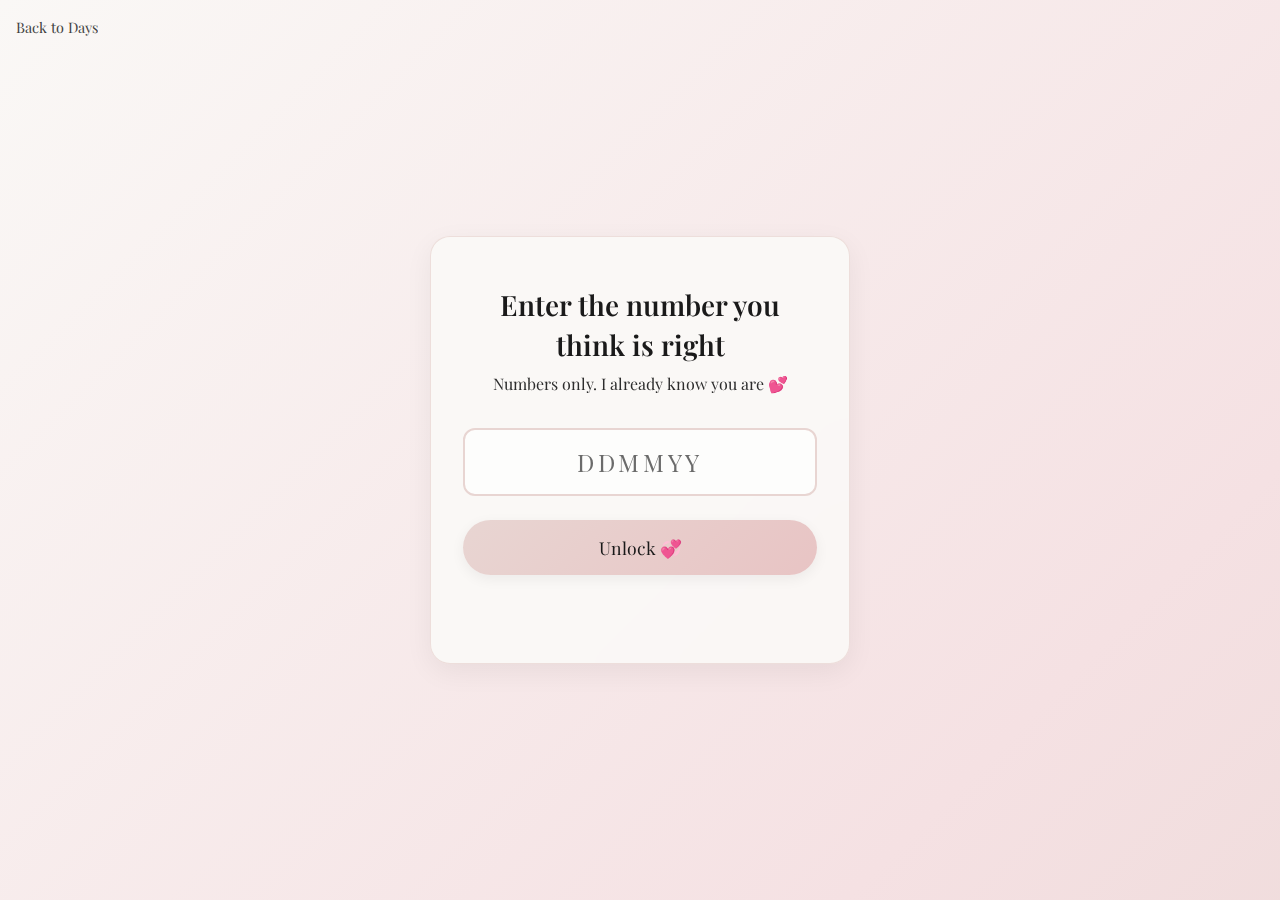
<file: index.html>
<!DOCTYPE html>
<html lang="en">
<head>
  <meta charset="UTF-8">
  <meta name="viewport" content="width=device-width, initial-scale=1.0">
  <meta http-equiv="refresh" content="0;url=login.html">
  <title>For You — Unlock</title>
  <script>window.location.replace('login.html');</script>
</head>
<body>
  <p>Redirecting to <a href="login.html">login</a>…</p>
</body>
</html>
</file>
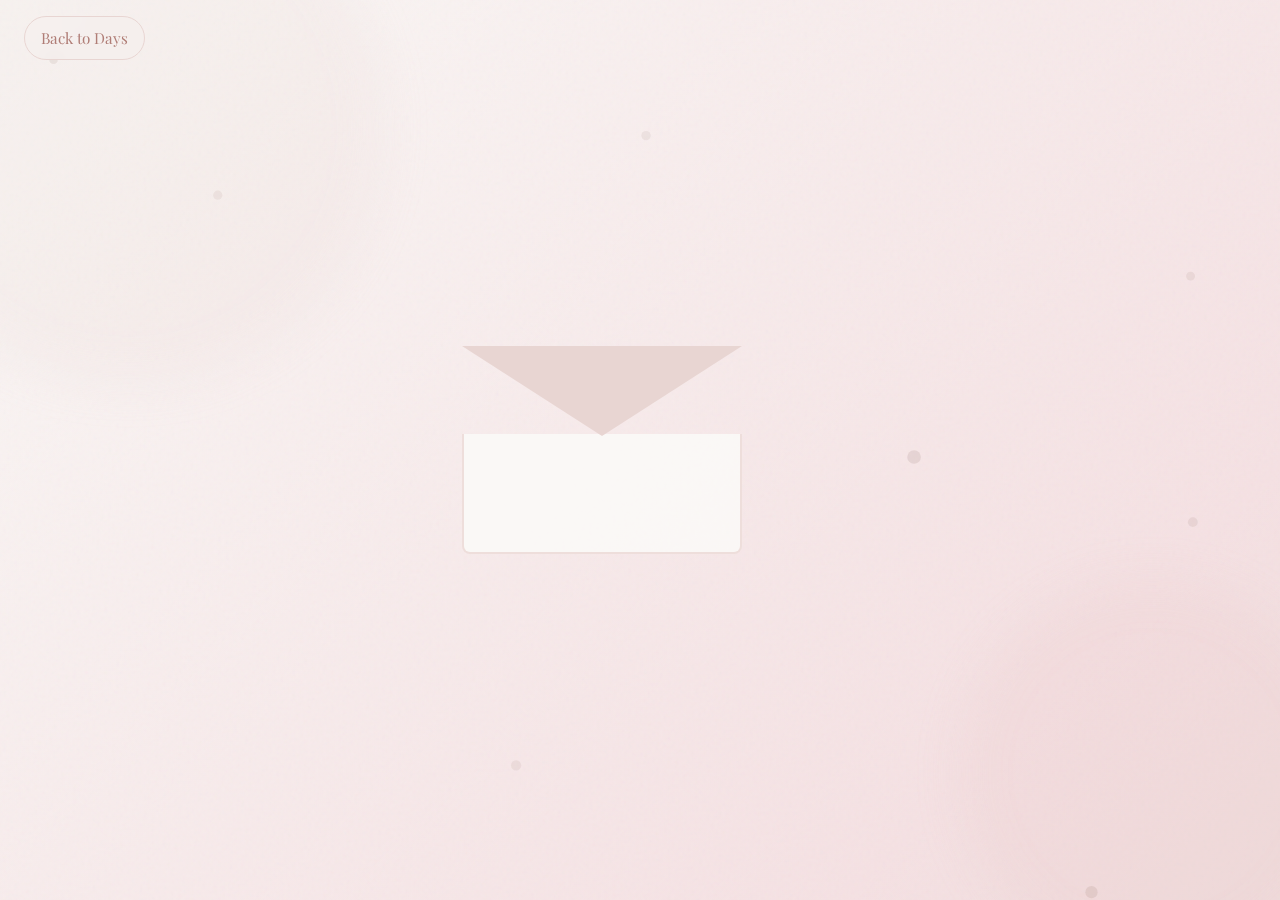
<file: letter.html>
<!DOCTYPE html>
<html lang="en" class="page-letter">
<head>
  <meta charset="UTF-8">
  <meta name="viewport" content="width=device-width, initial-scale=1.0">
  <meta name="description" content="A letter for you.">
  <title>The Letter — For You</title>
  <link rel="preconnect" href="https://fonts.googleapis.com">
  <link rel="preconnect" href="https://fonts.gstatic.com" crossorigin>
  <link href="https://fonts.googleapis.com/css2?family=Playfair+Display:ital,wght@0,400;0,500;0,600;0,700;1,400;1,500&display=swap" rel="stylesheet">
  <link rel="stylesheet" href="styles.css">
</head>
<body>
  <div class="page-bg">
    <div class="bg-gradient"></div>
    <div class="bg-grain"></div>
    <div class="bokeh"></div>
  </div>
  <div class="theme-overlay" id="theme-overlay" aria-hidden="true"></div>
  <div id="particle-canvas" aria-hidden="true"></div>

  <div class="sticky-controls">
    <a href="intro.html" class="control-btn btn-link" aria-label="Back to Days">Back to Days</a>
    <button type="button" class="control-btn control-btn--music" id="music-toggle" aria-label="Toggle music" aria-pressed="false" style="display: none;">Music</button>
  </div>

  <!-- Envelope (tap to open) -->
  <div class="letter-envelope-wrap" id="envelope-wrap">
    <div class="envelope" id="envelope" role="button" tabindex="0" aria-label="Tap to open the letter">
      <div class="envelope__flap"></div>
      <div class="envelope__body"></div>
    </div>
    <p class="envelope__tap-hint">Tap to open</p>
  </div>

  <!-- Letter content (shown after open) -->
  <div class="letter-content-wrap" id="letter-content">
    <div class="letter-paper">
      <div class="letter-paper__inner">
        <p class="letter-body">
          <span class="letter-type-in" id="letter-first-line" aria-live="polite"></span><br>
          <span class="letter-type-in" id="letter-second-line"></span>
        </p>
        <p class="letter-body">
          You turn ordinary days into quiet wonders,<br>
          moments I didn’t know I’d been waiting my whole life for.
        </p>
        <p class="letter-body">
          I love the music in your laughter,<br>
          the patience in the way you listen,<br>
          the tenderness in the way you care—<br>
          as if loving is something you were born knowing how to do.
        </p>
        <p class="letter-body">
          With you, I found a home not built of walls,<br>
          but of warmth, safety, and belonging—<br>
          a place my heart somehow always remembered.
        </p>
        <p class="letter-body">
          I choose you, not just in grand gestures,<br>
          but in the smallest moments,<br>
          every day, in every way, again and again.
        </p>
        <p class="letter-body">
          You are the most beautiful chapter of my story,<br>
          the one I never want to stop reading.
        </p>
        <p class="letter-body">
          Every moment with you feels like a gift<br>
          I unwrap slowly, afraid of missing even a second.
        </p>
        <p class="letter-body">
          This is for you—<br>
          with every piece of my heart,<br>
          now, always, and forever. 💞
        </p>
        <p class="letter-signature" id="letter-signature">
          — Forever yours
        </p>
        <div class="letter-actions">
          <button type="button" class="control-btn btn-link" id="save-moment" aria-label="Save this moment by printing">Save this moment</button>
          <a href="intro.html" class="control-btn btn-link">Back to Days</a>
        </div>
      </div>
    </div>
  </div>

  <audio id="bg-audio" preload="metadata" aria-label="Background music">
    <source src="the_mountain-valentine-317783.mp3" type="audio/mpeg">
  </audio>

  <script src="letter.js"></script>
</body>
</html>
</file>
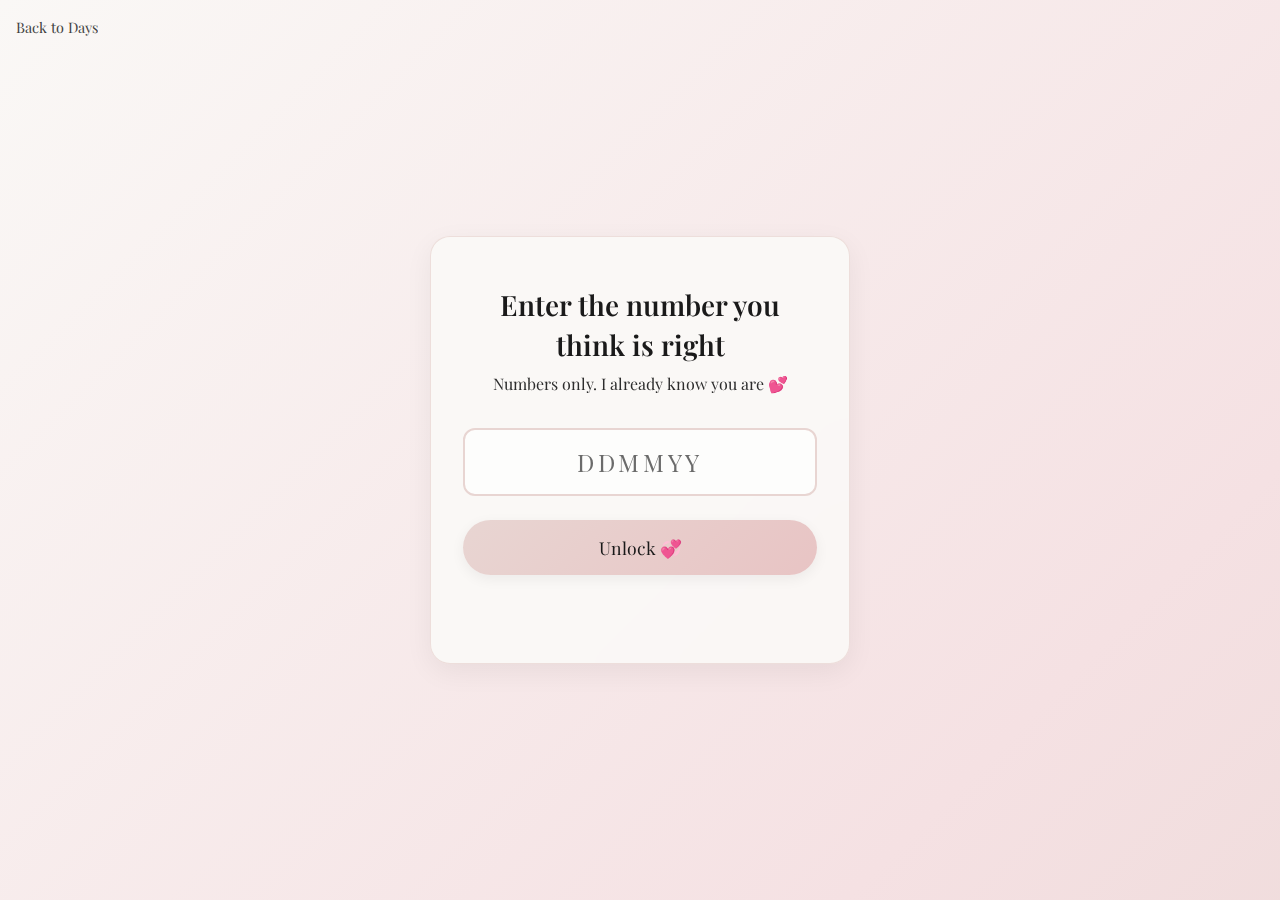
<file: login.html>
<!DOCTYPE html>
<html lang="en" class="page-login">
<head>
  <meta charset="UTF-8">
  <meta name="viewport" content="width=device-width, initial-scale=1.0">
  <meta name="description" content="A special moment for you.">
  <title>For You — Unlock</title>
  <link rel="preconnect" href="https://fonts.googleapis.com">
  <link rel="preconnect" href="https://fonts.gstatic.com" crossorigin>
  <link href="https://fonts.googleapis.com/css2?family=Playfair+Display:ital,wght@0,400;0,500;0,600;0,700;1,400;1,500&display=swap" rel="stylesheet">
  <link rel="stylesheet" href="styles.css">
  <style>
    /* ========== Login page overrides (mobile-first, transform/opacity only) ========== */
    .page-login body {
      min-height: 100vh;
      min-height: 100dvh;
      display: flex;
      align-items: center;
      justify-content: center;
      padding: clamp(1rem, 5vw, var(--space-xl));
      transition: background var(--duration-slow), color var(--duration-slow);
    }
    .page-login .login-bg {
      position: fixed;
      inset: 0;
      z-index: 0;
      background: var(--theme-gradient);
      background-size: 200% 200%;
      animation: login-gradient-drift 18s ease-in-out infinite;
      transition: opacity var(--duration-slow);
    }
    @media (prefers-reduced-motion: reduce) {
      .page-login .login-bg { animation: none; }
    }
    @keyframes login-gradient-drift {
      0%, 100% { background-position: 0% 50%; }
      50% { background-position: 100% 50%; }
    }
    .page-login.login-sad .login-bg {
      background: linear-gradient(135deg, #e8ecf0 0%, #d4dce4 40%, #c8d0d8 70%, #e0e6ec 100%);
      animation: none;
    }
    .page-login.login-reveal .login-bg,
    .page-login.login-welcome .login-bg {
      background: linear-gradient(135deg, #faf8f6 0%, #f5e1e3 40%, #e8d5d2 70%, #f5f0eb 100%);
      animation: none;
    }
    .page-login .login-back {
      position: fixed;
      top: var(--space-md);
      left: var(--space-md);
      z-index: 10;
      font-family: var(--font-display);
      font-size: clamp(0.8rem, 1.5vw, 0.9rem);
      color: var(--color-charcoal-soft);
      text-decoration: none;
      opacity: 0.9;
      transition: color var(--duration-fast), opacity var(--duration-fast);
    }
    .page-login .login-back:hover,
    .page-login .login-back:focus-visible {
      color: var(--color-accent-deep);
      opacity: 1;
      outline: 2px solid var(--color-accent);
      outline-offset: 2px;
    }
    .page-login .login-wrap {
      position: relative;
      z-index: 1;
      width: 100%;
      max-width: min(420px, calc(100vw - 2rem));
    }
    .page-login .login-card {
      background: var(--color-overlay);
      backdrop-filter: blur(10px);
      -webkit-backdrop-filter: blur(10px);
      border: 1px solid var(--color-card-border);
      border-radius: 20px;
      padding: clamp(var(--space-xl), 4vw, var(--space-2xl)) clamp(1rem, 4vw, var(--space-xl));
      box-shadow: 0 8px 28px rgba(0,0,0,0.06);
      transition: transform var(--duration-normal), opacity var(--duration-normal);
    }
    .page-login .login-card.shake {
      animation: login-card-shake 0.5s var(--ease-out-quad);
    }
    @keyframes login-card-shake {
      0%, 100% { transform: translateX(0); }
      20% { transform: translateX(-6px); }
      40% { transform: translateX(6px); }
      60% { transform: translateX(-4px); }
      80% { transform: translateX(4px); }
    }
    @media (prefers-reduced-motion: reduce) {
      .page-login .login-card.shake { animation: none; }
    }
    .page-login .login-title {
      font-family: var(--font-display);
      font-size: clamp(1.35rem, 4vw + 0.75rem, 1.75rem);
      font-weight: 600;
      color: var(--color-charcoal);
      text-align: center;
      margin-bottom: var(--space-sm);
      line-height: 1.4;
      overflow-wrap: break-word;
    }
    .page-login .login-subtext {
      font-size: clamp(0.9rem, 2vw + 0.5rem, 1rem);
      line-height: 1.5;
      color: var(--color-charcoal-soft);
      text-align: center;
      margin-bottom: var(--space-xl);
    }
    .page-login .login-input-wrap {
      position: relative;
      margin-bottom: var(--space-lg);
    }
    .page-login .login-input {
      width: 100%;
      font-family: var(--font-display);
      font-size: clamp(1.25rem, 3vw + 0.5rem, 1.5rem);
      letter-spacing: 0.15em;
      text-align: center;
      padding: clamp(0.75rem, 2vw, var(--space-md)) clamp(var(--space-md), 3vw, var(--space-lg));
      min-height: 48px;
      border: 2px solid var(--color-accent-soft);
      border-radius: 12px;
      background: rgba(255,255,255,0.6);
      color: var(--color-charcoal);
      transition: transform var(--duration-fast), border-color var(--duration-fast);
    }
    .page-login .login-input::placeholder {
      color: var(--color-charcoal-soft);
      opacity: 0.7;
    }
    .page-login .login-input:focus {
      outline: none;
      border-color: var(--color-accent);
      outline: 2px solid var(--color-accent);
      outline-offset: 2px;
    }
    .page-login .login-input.shake {
      animation: login-input-shake 0.4s var(--ease-out-quad);
    }
    @keyframes login-input-shake {
      0%, 100% { transform: translateX(0); }
      25% { transform: translateX(-4px); }
      75% { transform: translateX(4px); }
    }
    @media (prefers-reduced-motion: reduce) {
      .page-login .login-input.shake { animation: none; }
    }
    .page-login .login-input.digit-pop {
      animation: login-digit-pop 0.25s var(--ease-out-expo);
    }
    @keyframes login-digit-pop {
      0% { transform: scale(1); }
      50% { transform: scale(1.02); }
      100% { transform: scale(1); }
    }
    .page-login .login-btn {
      width: 100%;
      font-family: var(--font-display);
      font-size: clamp(1rem, 2vw + 0.5rem, 1.1rem);
      padding: clamp(0.75rem, 2vw, var(--space-md)) var(--space-xl);
      min-height: 48px;
      border: none;
      border-radius: 999px;
      background: linear-gradient(135deg, var(--color-accent-soft), var(--color-blush));
      color: var(--color-charcoal);
      cursor: pointer;
      transition: transform var(--duration-fast), opacity var(--duration-fast);
      box-shadow: 0 4px 14px rgba(0,0,0,0.06);
    }
    .page-login .login-btn:hover:not(:disabled),
    .page-login .login-btn:focus-visible:not(:disabled) {
      transform: scale(1.02);
      outline: 2px solid var(--color-accent);
      outline-offset: 2px;
    }
    .page-login .login-btn:disabled {
      cursor: not-allowed;
      opacity: 0.8;
    }
    .page-login .login-msg {
      text-align: center;
      margin-top: var(--space-md);
      font-size: clamp(0.95rem, 1.5vw + 0.5rem, 1rem);
      color: var(--color-accent-deep);
      min-height: 1.5em;
      opacity: 0;
      transform: translateY(4px);
      transition: opacity var(--duration-normal), transform var(--duration-normal);
    }
    .page-login .login-msg.visible {
      opacity: 1;
      transform: translateY(0);
    }
    .page-login .login-msg.error {
      color: var(--color-accent-deep);
    }

    /* Section 2 — Fake failure / Sad screen */
    .page-login .login-section {
      position: fixed;
      inset: 0;
      z-index: 2;
      display: flex;
      flex-direction: column;
      align-items: center;
      justify-content: center;
      padding: var(--space-xl);
      opacity: 0;
      visibility: hidden;
      pointer-events: none;
      transition: opacity var(--duration-slow), visibility var(--duration-slow);
    }
    .page-login .login-section.active {
      opacity: 1;
      visibility: visible;
      pointer-events: auto;
    }
    .page-login .login-entry-wrap {
      position: relative;
      z-index: 1;
    }
    .page-login .login-entry-wrap.hidden {
      opacity: 0;
      visibility: hidden;
      pointer-events: none;
      transition: opacity var(--duration-slow), visibility var(--duration-slow);
    }
    .page-login .login-fake-msg {
      text-align: center;
      font-family: var(--font-display);
      font-size: clamp(1.1rem, 2.5vw + 0.5rem, 1.35rem);
      color: var(--color-charcoal);
      margin-bottom: var(--space-xl);
      opacity: 0;
      transform: translateY(8px);
      transition: opacity var(--duration-slow), transform var(--duration-slow);
    }
    .page-login .login-fake-msg.visible {
      opacity: 1;
      transform: translateY(0);
    }

    /* Sad screen */
    .page-login .login-sad-screen {
      position: fixed;
      inset: 0;
      z-index: 3;
      display: flex;
      flex-direction: column;
      align-items: center;
      justify-content: center;
      padding: var(--space-xl);
      opacity: 0;
      visibility: hidden;
      transition: opacity var(--duration-slow), visibility var(--duration-slow);
      background: linear-gradient(135deg, #e8ecf0 0%, #d4dce4 50%, #c8d0d8 100%);
    }
    .page-login .login-sad-screen.active {
      opacity: 1;
      visibility: visible;
    }
    .page-login .login-sad-screen .login-sad-text {
      font-family: var(--font-display);
      font-size: clamp(1.15rem, 3vw + 0.5rem, 1.4rem);
      font-style: italic;
      color: #5a6570;
      text-align: center;
      line-height: 1.6;
      max-width: 320px;
      opacity: 0;
      transform: translateY(12px);
      transition: opacity var(--duration-slow) 0.3s, transform var(--duration-slow) 0.3s;
    }
    .page-login .login-sad-screen.active .login-sad-text {
      opacity: 1;
      transform: translateY(0);
    }
    .page-login .broken-heart {
      width: 64px;
      height: 64px;
      margin-bottom: var(--space-2xl);
      opacity: 0;
      transition: opacity var(--duration-slow) 0.2s;
    }
    .page-login .login-sad-screen.active .broken-heart {
      opacity: 0.9;
      animation: login-heart-crack 3s var(--ease-out-quad) forwards;
    }
    @media (prefers-reduced-motion: reduce) {
      .page-login .broken-heart { animation: none; }
    }
    @keyframes login-heart-crack {
      0% { transform: scale(1); opacity: 0.9; }
      30% { transform: scale(1.05); opacity: 0.95; }
      100% { transform: scale(1); opacity: 0.85; }
    }

    /* Reveal screen */
    .page-login .login-reveal-screen {
      position: fixed;
      inset: 0;
      z-index: 4;
      display: flex;
      flex-direction: column;
      align-items: center;
      justify-content: center;
      padding: var(--space-xl);
      opacity: 0;
      visibility: hidden;
      transition: opacity var(--duration-slow), visibility var(--duration-slow);
      background: linear-gradient(135deg, #faf8f6 0%, #f5e1e3 40%, #e8d5d2 70%, #f5f0eb 100%);
    }
    .page-login .login-reveal-screen.active {
      opacity: 1;
      visibility: visible;
    }
    .page-login .login-reveal-inner {
      max-width: 360px;
      width: 100%;
    }
    .page-login .login-reveal-line {
      font-family: var(--font-display);
      font-size: clamp(1.05rem, 2.5vw + 0.5rem, 1.25rem);
      color: var(--color-charcoal);
      text-align: center;
      line-height: 1.6;
      margin-bottom: var(--space-lg);
      opacity: 0;
      transform: translateY(16px);
      transition: opacity var(--duration-slow) var(--ease-out-expo), transform var(--duration-slow) var(--ease-out-expo);
    }
    .page-login .login-reveal-line.visible {
      opacity: 1;
      transform: translateY(0);
    }
    .page-login .login-reveal-line:last-child {
      margin-bottom: 0;
    }
    .page-login .login-reveal-hearts {
      position: absolute;
      inset: 0;
      pointer-events: none;
      overflow: hidden;
    }
    .page-login .login-reveal-heart {
      position: absolute;
      font-size: 1rem;
      opacity: 0;
      animation: login-float-heart 4s ease-out forwards;
    }
    @media (prefers-reduced-motion: reduce) {
      .page-login .login-reveal-heart { display: none; }
    }
    @keyframes login-float-heart {
      0% { opacity: 0; transform: translateY(0) scale(0.5); }
      15% { opacity: 0.4; transform: translateY(-20px) scale(1); }
      100% { opacity: 0; transform: translateY(-80px) scale(0.8); }
    }

    /* Welcome + redirect */
    .page-login .login-welcome-screen {
      position: fixed;
      inset: 0;
      z-index: 5;
      display: flex;
      align-items: center;
      justify-content: center;
      padding: var(--space-xl);
      opacity: 0;
      visibility: hidden;
      transition: opacity var(--duration-slow), visibility var(--duration-slow);
      background: linear-gradient(135deg, #faf8f6 0%, #f5e1e3 50%, #e8d5d2 100%);
    }
    .page-login .login-welcome-screen.active {
      opacity: 1;
      visibility: visible;
    }
    .page-login .login-welcome-text {
      font-family: var(--font-display);
      font-size: clamp(1.5rem, 4vw + 0.5rem, 2rem);
      font-weight: 600;
      color: var(--color-charcoal);
      opacity: 0;
      transform: scale(0.95);
      transition: opacity var(--duration-slow), transform var(--duration-slow);
    }
    .page-login .login-welcome-screen.active .login-welcome-text {
      opacity: 1;
      transform: scale(1);
    }

  </style>
</head>
<body data-theme="0">
  <div class="login-bg" aria-hidden="true"></div>
  <a href="intro.html" class="login-back" id="login-back" aria-label="Back to Days">Back to Days</a>

  <!-- Section 1 — Number entry -->
  <div class="login-entry-wrap" id="entry-wrap">
    <div class="login-wrap">
      <div class="login-card" id="login-card">
        <h1 class="login-title">Enter the number you think is right</h1>
        <p class="login-subtext">Numbers only. I already know you are 💕</p>
        <form class="login-form" id="login-form" novalidate>
          <div class="login-input-wrap">
            <input
              type="text"
              inputmode="numeric"
              pattern="[0-9]*"
              autocomplete="off"
              maxlength="6"
              class="login-input"
              id="login-input"
              placeholder="DDMMYY"
              aria-label="Enter the date"
              aria-describedby="login-msg"
            >
          </div>
          <button type="submit" class="login-btn" id="login-btn">Unlock 💞</button>
          <p class="login-msg" id="login-msg" role="status"></p>
        </form>
      </div>
    </div>
  </div>

  <!-- Section 2 — Fake "wrong" then sad screen -->
  <div class="login-section" id="fake-failure-section">
    <div class="login-wrap">
      <p class="login-fake-msg" id="fake-msg">Oops… that's not right.</p>
    </div>
  </div>

  <div class="login-sad-screen" id="sad-screen">
    <svg class="broken-heart" id="broken-heart" viewBox="0 0 24 24" fill="none" stroke="#8a9aa8" stroke-width="1.2" stroke-linecap="round" stroke-linejoin="round" aria-hidden="true">
      <path d="M12 21.35l-1.45-1.32C5.4 15.36 2 12.28 2 8.5 2 5.42 4.42 3 7.5 3c1.74 0 3.41.81 4.5 2.09C13.09 3.81 14.76 3 16.5 3 19.58 3 22 5.42 22 8.5c0 3.78-3.4 6.86-8.55 11.54L12 21.35z" stroke-dasharray="2 1" stroke-dashoffset="0"/>
    </svg>
    <p class="login-sad-text">
      Sometimes even perfect things<br>
      feel like they slip away…
    </p>
  </div>

  <!-- Section 3 — Just kidding reveal -->
  <div class="login-reveal-screen" id="reveal-screen">
    <div class="login-reveal-hearts" id="reveal-hearts" aria-hidden="true"></div>
    <div class="login-reveal-inner">
      <p class="login-reveal-line" data-line="0">Just kidding 😌</p>
      <p class="login-reveal-line" data-line="1">You're always right.</p>
      <p class="login-reveal-line" data-line="2">My goddess.</p>
      <p class="login-reveal-line" data-line="3">The perfect woman I've always admired.</p>
      <p class="login-reveal-line" data-line="4">I am forever grateful for you.</p>
      <p class="login-reveal-line" data-line="5">And I would choose you — in every lifetime.</p>
    </div>
  </div>

  <!-- Section 4 — Welcome + redirect -->
  <div class="login-welcome-screen" id="welcome-screen">
    <p class="login-welcome-text" id="welcome-text">Welcome home 💖</p>
  </div>

  <script>
    (function () {
      'use strict';

      var CORRECT_CODE = '142006';
      var SAD_DURATION_MS = 10000;
      var REVEAL_LINE_DELAY_MS = 600;
      var WELCOME_SHOW_MS = 3500;

      var form = document.getElementById('login-form');
      var input = document.getElementById('login-input');
      var btn = document.getElementById('login-btn');
      var msg = document.getElementById('login-msg');
      var card = document.getElementById('login-card');
      var entryWrap = document.getElementById('entry-wrap');
      var fakeSection = document.getElementById('fake-failure-section');
      var fakeMsg = document.getElementById('fake-msg');
      var sadScreen = document.getElementById('sad-screen');
      var revealScreen = document.getElementById('reveal-screen');
      var revealLines = document.querySelectorAll('.login-reveal-line');
      var revealHearts = document.getElementById('reveal-hearts');
      var welcomeScreen = document.getElementById('welcome-screen');
      var body = document.body;

      var prefersReducedMotion = window.matchMedia('(prefers-reduced-motion: reduce)').matches;

      if (input) {
        input.addEventListener('input', function () {
          this.value = this.value.replace(/\D/g, '').slice(0, 6);
          if (this.value.length > 0) {
            this.classList.add('digit-pop');
            setTimeout(function () { input.classList.remove('digit-pop'); }, 250);
          }
        });
        input.addEventListener('keydown', function (e) {
          if (e.key === 'Enter') e.preventDefault();
        });
      }

      function showMsg(text, isError) {
        if (!msg) return;
        msg.textContent = text;
        msg.classList.add('visible');
        if (isError) msg.classList.add('error');
        else msg.classList.remove('error');
      }

      function hideMsg() {
        if (msg) msg.classList.remove('visible');
      }

      function wrongCode() {
        if (input) {
          input.classList.add('shake');
          setTimeout(function () { input.classList.remove('shake'); }, 400);
        }
        showMsg('Hmm… try again, love 💗', true);
      }

      function startFakeFailure() {
        if (!btn || !card || !fakeSection || !fakeMsg) return;
        btn.disabled = true;
        hideMsg();
        card.classList.add('shake');
        setTimeout(function () {
          fakeMsg.classList.add('visible');
        }, 400);
        setTimeout(function () {
          body.classList.add('login-sad');
          entryWrap.classList.add('hidden');
          fakeSection.classList.add('active');
        }, 600);
        setTimeout(function () {
          fakeSection.classList.remove('active');
          if (sadScreen) sadScreen.classList.add('active');
        }, 1800);
        setTimeout(function () {
          body.classList.remove('login-sad');
          body.classList.add('login-reveal');
          if (sadScreen) sadScreen.classList.remove('active');
          if (revealScreen) revealScreen.classList.add('active');
          animateRevealLines();
          spawnHearts();
        }, 1800 + SAD_DURATION_MS);
      }

      function animateRevealLines() {
        if (!revealLines.length) return;
        revealLines.forEach(function (line, i) {
          setTimeout(function () {
            line.classList.add('visible');
          }, i * REVEAL_LINE_DELAY_MS);
        });
      }

      function spawnHearts() {
        if (prefersReducedMotion || !revealHearts) return;
        const chars = ['♥', '💗', '💕'];
        for (var i = 0; i < 12; i++) {
          (function (j) {
            setTimeout(function () {
              var el = document.createElement('span');
              el.className = 'login-reveal-heart';
              el.textContent = chars[j % 3];
              el.style.left = (10 + Math.random() * 80) + '%';
              el.style.top = '100%';
              el.style.animationDelay = (Math.random() * 0.5) + 's';
              revealHearts.appendChild(el);
              setTimeout(function () { el.remove(); }, 4500);
            }, j * 280);
          })(i);
        }
      }

      function showWelcomeAndRedirect() {
        var afterSadMs = 1800 + SAD_DURATION_MS;
        var revealLinesDuration = revealLines.length * REVEAL_LINE_DELAY_MS + 1200;
        var showWelcomeAt = afterSadMs + revealLinesDuration + 500;
        setTimeout(function () {
          if (revealScreen) revealScreen.classList.remove('active');
          body.classList.add('login-welcome');
          if (welcomeScreen) welcomeScreen.classList.add('active');
          setTimeout(function () {
            if (welcomeScreen) welcomeScreen.style.opacity = '0';
            setTimeout(function () {
              window.location.href = 'intro.html';
            }, 800);
          }, WELCOME_SHOW_MS);
        }, showWelcomeAt);
      }

      if (form) {
        form.addEventListener('submit', function (e) {
          e.preventDefault();
          var val = (input && input.value) ? input.value.trim() : '';
          if (val !== CORRECT_CODE) {
            wrongCode();
            return;
          }
          startFakeFailure();
          showWelcomeAndRedirect();
        });
      }

      if (input) input.addEventListener('keydown', function (e) {
        if (e.key === 'Enter') form && form.requestSubmit();
      });
    })();
  </script>
</body>
</html>
</file>
<file: styles.css>
/* ============================================
   Valentine / Proposal — Cinematic, Theme-Aware
   Mobile-first, 60fps, accessible
   ============================================ */

/* ---------- Theme 0: Blush Dawn ---------- */
body[data-theme="0"],
body:not([data-theme]) {
  --color-bg: #faf8f6;
  --color-bg-soft: #f5f0eb;
  --color-accent: #c9958c;
  --color-accent-soft: #e8d5d2;
  --color-accent-deep: #b07d76;
  --color-blush: #e8c4c4;
  --color-pink-soft: #f5e1e3;
  --color-charcoal: #1a1a1a;
  --color-charcoal-soft: #2d2d2d;
  --color-overlay: rgba(250, 248, 246, 0.92);
  --color-card-border: rgba(201, 149, 140, 0.25);
  --theme-gradient: linear-gradient(135deg, #faf8f6 0%, #f5e1e3 40%, #e8d5d2 70%, #f5f0eb 100%);
}

/* ---------- Theme 1: Lavender Night ---------- */
body[data-theme="1"] {
  --color-bg: #f0eef8;
  --color-bg-soft: #e8e4f4;
  --color-accent: #8b7eb8;
  --color-accent-soft: #c4bce0;
  --color-accent-deep: #6b5b95;
  --color-blush: #b8a9d4;
  --color-pink-soft: #e0d8f0;
  --color-charcoal: #1e1a2e;
  --color-charcoal-soft: #2d2840;
  --color-overlay: rgba(240, 238, 248, 0.92);
  --color-card-border: rgba(139, 126, 184, 0.25);
  --theme-gradient: linear-gradient(135deg, #f0eef8 0%, #e0d8f0 40%, #c4bce0 70%, #e8e4f4 100%);
}

/* ---------- Theme 2: Ocean Calm ---------- */
body[data-theme="2"] {
  --color-bg: #e8f4f4;
  --color-bg-soft: #dceeef;
  --color-accent: #5a9a9a;
  --color-accent-soft: #a8d4d4;
  --color-accent-deep: #3d7a7a;
  --color-blush: #7eb8b8;
  --color-pink-soft: #c8e8e8;
  --color-charcoal: #1a2626;
  --color-charcoal-soft: #2d4040;
  --color-overlay: rgba(232, 244, 244, 0.92);
  --color-card-border: rgba(90, 154, 154, 0.25);
  --theme-gradient: linear-gradient(135deg, #e8f4f4 0%, #c8e8e8 40%, #a8d4d4 70%, #dceeef 100%);
}

/* ---------- Theme 3: Golden Hour ---------- */
body[data-theme="3"] {
  --color-bg: #faf6f0;
  --color-bg-soft: #f5efe4;
  --color-accent: #c9a855;
  --color-accent-soft: #e8d9a8;
  --color-accent-deep: #a88438;
  --color-blush: #e0c888;
  --color-pink-soft: #f0e6d4;
  --color-charcoal: #2a2418;
  --color-charcoal-soft: #3d3525;
  --color-overlay: rgba(250, 246, 240, 0.92);
  --color-card-border: rgba(201, 168, 85, 0.25);
  --theme-gradient: linear-gradient(135deg, #faf6f0 0%, #f0e6d4 40%, #e8d9a8 70%, #f5efe4 100%);
}

/* ---------- Theme 4: Rose Noir ---------- */
body[data-theme="4"] {
  --color-bg: #2a1e22;
  --color-bg-soft: #3d2a30;
  --color-accent: #c97b8a;
  --color-accent-soft: #8a5a66;
  --color-accent-deep: #e8a8b4;
  --color-blush: #6b4a52;
  --color-pink-soft: #4a3540;
  --color-charcoal: #f0e8ea;
  --color-charcoal-soft: #e0d4d8;
  --color-overlay: rgba(42, 30, 34, 0.92);
  --color-card-border: rgba(201, 123, 138, 0.3);
  --theme-gradient: linear-gradient(135deg, #2a1e22 0%, #3d2a30 40%, #4a3540 70%, #2a1e22 100%);
}

:root {
  --font-display: "Playfair Display", Georgia, serif;
  --text-max: 1100px;
  --space-xs: 0.25rem;
  --space-sm: 0.5rem;
  --space-md: 1rem;
  --space-lg: 1.5rem;
  --space-xl: 2rem;
  --space-2xl: 3rem;
  --space-3xl: 4rem;
  --space-4xl: 6rem;
  --ease-out-expo: cubic-bezier(0.16, 1, 0.3, 1);
  --ease-out-quad: cubic-bezier(0.25, 0.46, 0.45, 0.94);
  --ease-in-out-smooth: cubic-bezier(0.65, 0, 0.35, 1);
  --duration-fast: 0.2s;
  --duration-normal: 0.35s;
  --duration-slow: 0.6s;
}

@media (prefers-reduced-motion: reduce) {
  :root {
    --duration-fast: 0.01ms;
    --duration-normal: 0.01ms;
    --duration-slow: 0.01ms;
  }
  *, *::before, *::after {
    animation-duration: 0.01ms !important;
    animation-iteration-count: 1 !important;
    transition-duration: 0.01ms !important;
  }
}

*, *::before, *::after { box-sizing: border-box; margin: 0; padding: 0; }

html {
  scroll-behavior: smooth;
  overflow-x: hidden;
}
@media (prefers-reduced-motion: reduce) { html { scroll-behavior: auto; } }

body {
  font-family: var(--font-display);
  font-size: clamp(1rem, 2vw + 0.5rem, 1.125rem);
  line-height: 1.6;
  min-height: 100vh;
  color: var(--color-charcoal);
  background: var(--color-bg);
  overflow-x: hidden;
  -webkit-font-smoothing: antialiased;
}

.visually-hidden {
  position: absolute; width: 1px; height: 1px; padding: 0; margin: -1px;
  overflow: hidden; clip: rect(0,0,0,0); white-space: nowrap; border: 0;
}

/* ----- Layered background ----- */
.page-bg {
  position: fixed;
  inset: 0;
  z-index: 0;
  pointer-events: none;
}

.bg-gradient {
  position: absolute;
  inset: 0;
  background: var(--theme-gradient);
  background-size: 200% 200%;
  animation: gradient-drift 20s ease-in-out infinite;
}
@media (prefers-reduced-motion: reduce) { .bg-gradient { animation: none; } }
@keyframes gradient-drift {
  0%, 100% { background-position: 0% 50%; }
  50% { background-position: 100% 50%; }
}

/* Grain texture (very light) */
.bg-grain {
  position: absolute;
  inset: 0;
  opacity: 0.04;
  background-image: url("data:image/svg+xml,%3Csvg viewBox='0 0 256 256' xmlns='http://www.w3.org/2000/svg'%3E%3Cfilter id='n'%3E%3CfeTurbulence type='fractalNoise' baseFrequency='0.9' numOctaves='4' stitchTiles='stitch'/%3E%3C/filter%3E%3Crect width='100%25' height='100%25' filter='url(%23n)'/%3E%3C/svg%3E");
  pointer-events: none;
}

/* Bokeh blobs (soft, minimal blur for perf) */
.bokeh {
  position: absolute;
  inset: 0;
  overflow: hidden;
  pointer-events: none;
}
.bokeh::before,
.bokeh::after {
  content: "";
  position: absolute;
  border-radius: 50%;
  filter: blur(24px);
  opacity: 0.18;
  animation: bokeh-float 25s ease-in-out infinite;
  will-change: transform;
}
.bokeh::before {
  width: 40vmax; height: 40vmax;
  top: -10vmax; left: -10vmax;
  background: var(--color-accent-soft);
}
.bokeh::after {
  width: 30vmax; height: 30vmax;
  bottom: -5vmax; right: -5vmax;
  background: var(--color-blush);
  animation-delay: -10s;
}
@media (prefers-reduced-motion: reduce) { .bokeh::before, .bokeh::after { animation: none; } }
@keyframes bokeh-float {
  0%, 100% { transform: translate(0, 0) scale(1); }
  33% { transform: translate(5vw, 5vh) scale(1.05); }
  66% { transform: translate(-3vw, -2vh) scale(0.98); }
}

/* Theme overlay (crossfade layer, opacity animated in JS) */
.theme-overlay {
  position: fixed;
  inset: 0;
  z-index: 0.5;
  pointer-events: none;
  opacity: 0;
  transition: opacity 1.5s var(--ease-in-out-smooth);
}
.theme-overlay.active {
  opacity: 1;
}

/* Spotlight (cursor-following radial gradient) */
.spotlight {
  position: fixed;
  inset: 0;
  z-index: 0.2;
  pointer-events: none;
  background: radial-gradient(
    circle  clamp(150px, 25vw, 280px) at var(--spot-x, 50%) var(--spot-y, 50%),
    transparent 0%,
    rgba(255,255,255,0.03) 40%,
    transparent 70%
  );
  opacity: 0;
  transition: opacity 0.3s;
}
body.spotlight-enabled .spotlight { opacity: 1; }
@media (prefers-reduced-motion: reduce) { .spotlight { display: none; } }

#particle-canvas {
  position: fixed;
  inset: 0;
  z-index: 0.3;
  pointer-events: none;
}

main { position: relative; z-index: 1; }

/* ----- Sticky controls (glass) ----- */
.sticky-controls {
  position: fixed;
  top: var(--space-md);
  left: 0;
  right: 0;
  display: flex;
  justify-content: space-between;
  align-items: center;
  padding: 0 clamp(0.75rem, 4vw, var(--space-lg));
  z-index: 100;
  pointer-events: none;
}
.sticky-controls > * { pointer-events: auto; }

.control-btn {
  font-family: var(--font-display);
  font-size: clamp(0.8rem, 1.5vw, 0.9rem);
  padding: clamp(0.5rem, 2vw, var(--space-sm)) clamp(var(--space-sm), 2vw, var(--space-md));
  min-height: 44px;
  min-width: 44px;
  border: 1px solid var(--color-accent-soft);
  border-radius: 999px;
  background: var(--color-overlay);
  backdrop-filter: blur(8px);
  -webkit-backdrop-filter: blur(8px);
  color: var(--color-charcoal-soft);
  cursor: pointer;
  transition: background var(--duration-fast), color var(--duration-fast), transform var(--duration-fast);
}
.control-btn:hover,
.control-btn:focus-visible {
  background: var(--color-pink-soft);
  color: var(--color-charcoal);
  outline: 2px solid var(--color-accent);
  outline-offset: 2px;
}
.control-btn--music[aria-pressed="true"] { background: var(--color-blush); color: var(--color-charcoal); }
.control-btn--music { margin-left: auto; }

/* Theme controls */
.theme-controls {
  display: flex;
  align-items: center;
  gap: var(--space-xs);
}
.theme-controls .control-btn { padding: var(--space-xs) var(--space-sm); }
.theme-controls [aria-label="Previous theme"],
.theme-controls [aria-label="Next theme"] { font-size: 0.9rem; }

/* Music popover */
.music-popover {
  position: absolute;
  top: 100%;
  right: 0;
  margin-top: var(--space-sm);
  padding: var(--space-md);
  background: var(--color-overlay);
  backdrop-filter: blur(8px);
  -webkit-backdrop-filter: blur(8px);
  border-radius: 12px;
  border: 1px solid var(--color-card-border);
  box-shadow: 0 8px 24px rgba(0,0,0,0.06);
  min-width: 140px;
  max-width: min(200px, calc(100vw - 2rem));
  opacity: 0;
  visibility: hidden;
  transform: translateY(-4px);
  transition: opacity var(--duration-fast), visibility var(--duration-fast), transform var(--duration-fast);
  z-index: 101;
}
.music-popover.open {
  opacity: 1;
  visibility: visible;
  transform: translateY(0);
}
.music-popover__row {
  display: flex;
  align-items: center;
  gap: var(--space-sm);
  margin-bottom: var(--space-sm);
}
.music-popover__row:last-of-type { margin-bottom: 0; }
.music-popover label { font-size: 0.85rem; color: var(--color-charcoal-soft); }
.music-popover input[type="range"] {
  width: 100%;
  accent-color: var(--color-accent);
}

/* ----- Hero ----- */
.hero {
  min-height: 100vh;
  min-height: 100dvh;
  display: flex;
  align-items: center;
  justify-content: center;
  padding: clamp(1rem, 5vw, var(--space-xl));
  position: relative;
}

.hero__content {
  text-align: center;
  max-width: var(--text-max);
  margin: 0 auto;
}

.hero__content.reveal {
  opacity: 0;
  transform: translateY(28px);
  transition: opacity var(--duration-slow) var(--ease-out-expo), transform var(--duration-slow) var(--ease-out-expo);
}
.hero__content.reveal--visible {
  opacity: 1;
  transform: translateY(0);
}

.hero__content.reveal--visible .hero__title {
  animation: glow-sweep 1.2s var(--ease-out-expo) 0.2s both;
}
@keyframes glow-sweep {
  0% { background: transparent; background-clip: unset; -webkit-background-clip: unset; }
  50% { background: linear-gradient(90deg, transparent 0%, var(--color-accent-soft) 50%, transparent 100%); background-clip: text; -webkit-background-clip: text; }
  100% { background: transparent; background-clip: unset; -webkit-background-clip: unset; }
}
@media (prefers-reduced-motion: reduce) { .hero__content.reveal--visible .hero__title { animation: none; } }

.hero__title {
  font-size: clamp(1.75rem, 5vw + 1rem, 3rem);
  font-weight: 600;
  letter-spacing: 0.02em;
  color: var(--color-charcoal);
  margin-bottom: var(--space-lg);
  line-height: 1.35;
  overflow-wrap: break-word;
}

.hero__subtext {
  font-size: clamp(1rem, 2vw + 0.5rem, 1.2rem);
  font-style: italic;
  color: var(--color-charcoal-soft);
  margin-bottom: var(--space-xl);
}

.hero__heart { margin-bottom: var(--space-lg); }
.heart-icon {
  font-size: clamp(2rem, 6vw, 3rem);
  color: var(--color-accent);
  display: inline-block;
  animation: heart-pulse 2s ease-in-out infinite;
}
@media (prefers-reduced-motion: reduce) { .heart-icon { animation: none; } }
@keyframes heart-pulse {
  0%, 100% { transform: scale(1); opacity: 1; }
  50% { transform: scale(1.08); opacity: 0.9; }
}

.hero__scroll-hint {
  font-size: clamp(0.85rem, 1.5vw, 0.95rem);
  color: var(--color-accent-deep);
  opacity: 0.9;
}
.hero__scroll-hint .scroll-arrow {
  display: inline-block;
  animation: scroll-bob 2s ease-in-out infinite;
}
@media (prefers-reduced-motion: reduce) { .hero__scroll-hint .scroll-arrow { animation: none; } }
@keyframes scroll-bob {
  0%, 100% { transform: translateY(0); }
  50% { transform: translateY(4px); }
}

/* ----- Love lines (ink reveal) ----- */
.love-lines {
  padding: clamp(var(--space-2xl), 8vw, var(--space-4xl)) clamp(1rem, 4vw, var(--space-xl));
}

.love-lines__card {
  max-width: var(--text-max);
  margin: 0 auto;
  padding: clamp(var(--space-xl), 4vw, var(--space-2xl)) clamp(1rem, 4vw, var(--space-xl));
  background: var(--color-overlay);
  backdrop-filter: blur(10px);
  -webkit-backdrop-filter: blur(10px);
  border: 1px solid var(--color-card-border);
  border-radius: 16px;
  box-shadow: 0 4px 20px rgba(0,0,0,0.04);
}

.love-lines__list { display: flex; flex-direction: column; gap: var(--space-lg); }

.love-lines__line {
  font-size: clamp(1.05rem, 2vw + 0.5rem, 1.2rem);
  line-height: 1.6;
  color: var(--color-charcoal-soft);
  opacity: 0;
  transform: translateY(10px);
  transition: opacity var(--duration-slow) var(--ease-out-expo), transform var(--duration-slow) var(--ease-out-expo);
  position: relative;
  overflow: hidden;
  overflow-wrap: break-word;
}
.love-lines__line::after {
  content: "";
  position: absolute;
  left: 0; top: 0; bottom: 0;
  width: 100%;
  background: linear-gradient(90deg, var(--color-bg) 0%, transparent 100%);
  transform: translateX(-100%);
  transition: transform var(--duration-slow) var(--ease-out-expo);
}
.love-lines__line.reveal--visible {
  opacity: 1;
  transform: translateY(0);
}
.love-lines__line.reveal--visible::after {
  transform: translateX(100%);
}

/* ----- Why You cards ----- */
.reasons {
  padding: clamp(var(--space-2xl), 8vw, var(--space-4xl)) clamp(1rem, 4vw, var(--space-xl));
}

.reasons__grid {
  max-width: var(--text-max);
  margin: 0 auto;
  display: grid;
  grid-template-columns: 1fr;
  gap: var(--space-lg);
}
@media (min-width: 600px) { .reasons__grid { grid-template-columns: repeat(2, 1fr); } }
@media (min-width: 900px) { .reasons__grid { grid-template-columns: repeat(3, 1fr); } }

.reasons__card {
  padding: clamp(var(--space-lg), 3vw, var(--space-xl));
  background: var(--color-overlay);
  backdrop-filter: blur(10px);
  -webkit-backdrop-filter: blur(10px);
  border: 1px solid var(--color-card-border);
  border-radius: 16px;
  box-shadow: 0 4px 20px rgba(0,0,0,0.04);
  font-size: clamp(1rem, 1.5vw + 0.5rem, 1.15rem);
  line-height: 1.5;
  font-style: italic;
  color: var(--color-charcoal-soft);
  text-align: center;
  opacity: 0;
  transform: translateY(20px);
  transition: opacity var(--duration-slow) var(--ease-out-expo), transform var(--duration-slow) var(--ease-out-expo),
    border-color var(--duration-normal);
  position: relative;
  overflow: hidden;
  overflow-wrap: break-word;
}
.reasons__card.reveal--visible {
  opacity: 1;
  transform: translateY(0);
}
.reasons__card.reveal--visible::before {
  animation: shimmer-border 2s var(--ease-out-expo) forwards;
}
@keyframes shimmer-border {
  0% { opacity: 0; transform: scaleX(0); }
  50% { opacity: 0.8; }
  100% { opacity: 0; transform: scaleX(1); }
}
.reasons__card::before {
  content: "";
  position: absolute;
  inset: -1px;
  border-radius: 17px;
  padding: 2px;
  background: linear-gradient(90deg, transparent, var(--color-accent-soft), transparent);
  -webkit-mask: linear-gradient(#fff 0 0) content-box, linear-gradient(#fff 0 0);
  mask: linear-gradient(#fff 0 0) content-box, linear-gradient(#fff 0 0);
  -webkit-mask-composite: xor;
  mask-composite: exclude;
  opacity: 0;
  transform: scaleX(0);
  transform-origin: left;
  pointer-events: none;
}
.reasons__card:hover {
  border-color: var(--color-card-border);
}
@media (hover: hover) { .reasons__card { will-change: transform; } }
.reasons__card:active { transform: scale(0.98); }
@media (prefers-reduced-motion: reduce) { .reasons__card:active { transform: none; } }

.reasons__card.glow::before { opacity: 0.5; transform: scaleX(1); }

/* Breathing: transform-only when revealed */
.reasons__card.reveal--visible.breathing {
  animation: card-breathe 4s ease-in-out infinite;
}
@media (prefers-reduced-motion: reduce) { .reasons__card.reveal--visible.breathing { animation: none; } }
@keyframes card-breathe {
  0%, 100% { transform: translateY(0) scale(1); }
  50% { transform: translateY(0) scale(1.008); }
}

/* ----- Timeline ----- */
.timeline {
  padding: clamp(var(--space-2xl), 8vw, var(--space-4xl)) clamp(1rem, 4vw, var(--space-xl));
}

.timeline__track {
  max-width: var(--text-max);
  margin: 0 auto;
  display: flex;
  flex-direction: column;
  gap: 0;
  position: relative;
}
@media (min-width: 900px) {
  .timeline__track {
    flex-direction: row;
    flex-wrap: wrap;
    justify-content: center;
    gap: var(--space-2xl);
  }
}

.timeline__step {
  display: flex;
  align-items: center;
  gap: var(--space-lg);
  padding: var(--space-lg) 0;
  position: relative;
  opacity: 0;
  transform: translateY(16px);
  transition: opacity var(--duration-slow) var(--ease-out-expo), transform var(--duration-slow) var(--ease-out-expo);
}
.timeline__step.reveal--visible {
  opacity: 1;
  transform: translateY(0);
}
.timeline__step.reveal--visible .timeline__dot { animation: dot-pulse 0.6s var(--ease-out-expo); }
@keyframes dot-pulse {
  0% { transform: scale(1); box-shadow: 0 0 0 4px var(--color-accent-soft); }
  50% { transform: scale(1.2); box-shadow: 0 0 0 8px var(--color-accent-soft); }
  100% { transform: scale(1); box-shadow: 0 0 0 4px var(--color-accent-soft); }
}
@media (prefers-reduced-motion: reduce) { .timeline__step.reveal--visible .timeline__dot { animation: none; } }

.timeline__track:not(.timeline__track--horizontal) .timeline__step::before {
  content: "";
  position: absolute;
  left: 7px;
  top: 24px;
  bottom: 0;
  width: 2px;
  background: var(--color-accent-soft);
  transform-origin: top;
  transform: scaleY(0);
  transition: transform var(--duration-slow) var(--ease-out-expo);
}
.timeline__track:not(.timeline__track--horizontal) .timeline__step.reveal--visible::before {
  transform: scaleY(1);
}
.timeline__track:not(.timeline__track--horizontal) .timeline__step:last-child::before { display: none; }
@media (min-width: 900px) { .timeline__track .timeline__step::before { display: none; } }

.timeline__dot {
  flex-shrink: 0;
  width: 16px;
  height: 16px;
  border-radius: 50%;
  background: var(--color-accent);
  box-shadow: 0 0 0 4px var(--color-accent-soft);
}
.timeline__label {
  font-size: clamp(1rem, 2vw + 0.5rem, 1.2rem);
  line-height: 1.5;
  font-weight: 500;
  color: var(--color-charcoal);
}
@media (min-width: 900px) {
  .timeline__step {
    flex-direction: column;
    text-align: center;
    padding: var(--space-md);
    min-width: 140px;
  }
}

/* ----- Proposal ----- */
.proposal {
  min-height: 80vh;
  display: flex;
  align-items: center;
  justify-content: center;
  padding: clamp(var(--space-2xl), 8vw, var(--space-4xl)) clamp(1rem, 4vw, var(--space-xl));
  position: relative;
}

.proposal__stage { text-align: center; max-width: min(560px, calc(100vw - 2rem)); margin: 0 auto; }

.proposal__question {
  font-size: clamp(1.75rem, 4vw + 1rem, 2.75rem);
  font-weight: 600;
  color: var(--color-charcoal);
  margin-bottom: var(--space-2xl);
  line-height: 1.35;
  overflow-wrap: break-word;
}

.proposal__buttons {
  display: flex;
  flex-wrap: wrap;
  gap: var(--space-md);
  justify-content: center;
  margin-bottom: var(--space-xl);
}

.proposal__btn {
  font-family: var(--font-display);
  font-size: clamp(1rem, 2vw + 0.5rem, 1.2rem);
  padding: clamp(0.75rem, 2vw, var(--space-md)) clamp(var(--space-lg), 4vw, var(--space-xl));
  min-height: 48px;
  border: none;
  border-radius: 999px;
  background: linear-gradient(135deg, var(--color-accent-soft), var(--color-blush));
  color: var(--color-charcoal);
  cursor: pointer;
  box-shadow: 0 4px 16px rgba(0,0,0,0.08);
  transition: transform var(--duration-normal);
  position: relative;
  overflow: hidden;
}
.proposal__btn:hover,
.proposal__btn:focus-visible {
  background: linear-gradient(135deg, var(--color-blush), var(--color-accent-soft));
  outline: 2px solid var(--color-accent);
  outline-offset: 3px;
}
.proposal__btn .ripple {
  position: absolute;
  border-radius: 50%;
  background: rgba(255,255,255,0.5);
  transform: scale(0);
  animation: ripple-out var(--duration-slow) var(--ease-out-expo) forwards;
  pointer-events: none;
}
@keyframes ripple-out {
  to { transform: scale(4); opacity: 0; }
}

.proposal__actions {
  display: flex;
  flex-wrap: wrap;
  gap: var(--space-md);
  justify-content: center;
  margin-top: var(--space-lg);
}

.proposal__response {
  padding: clamp(var(--space-lg), 3vw, var(--space-xl));
  background: var(--color-overlay);
  backdrop-filter: blur(10px);
  -webkit-backdrop-filter: blur(10px);
  border-radius: 16px;
  border: 1px solid var(--color-card-border);
  margin-top: var(--space-xl);
}
.proposal__response[hidden] { display: none !important; }
.proposal__response.shake { animation: shake-joy 0.6s var(--ease-out-expo); }
@keyframes shake-joy {
  0%, 100% { transform: translateX(0); }
  20% { transform: translateX(-4px); }
  40% { transform: translateX(4px); }
  60% { transform: translateX(-2px); }
  80% { transform: translateX(2px); }
}
.proposal__response-text {
  font-size: clamp(1.1rem, 2vw + 0.5rem, 1.25rem);
  font-style: italic;
  color: var(--color-charcoal);
  margin-bottom: var(--space-md);
}

/* GIF modal / card */
.gif-modal {
  position: fixed;
  inset: 0;
  z-index: 200;
  display: flex;
  align-items: center;
  justify-content: center;
  padding: clamp(1rem, 4vw, var(--space-lg));
  background: rgba(0,0,0,0.4);
  backdrop-filter: blur(6px);
  -webkit-backdrop-filter: blur(6px);
  opacity: 0;
  visibility: hidden;
  transition: opacity var(--duration-normal), visibility var(--duration-normal);
}
.gif-modal.open {
  opacity: 1;
  visibility: visible;
}
.gif-modal__card {
  max-width: min(320px, calc(100vw - 2rem));
  width: 100%;
  background: var(--color-overlay);
  border-radius: 16px;
  border: 1px solid var(--color-card-border);
  box-shadow: 0 12px 40px rgba(0,0,0,0.12);
  overflow: hidden;
  transform: scale(0.9);
  transition: transform var(--duration-slow) var(--ease-out-expo);
}
.gif-modal.open .gif-modal__card {
  transform: scale(1);
}
.gif-modal__media {
  width: 100%;
  display: block;
  aspect-ratio: 1;
  object-fit: cover;
}
.gif-modal__close {
  position: absolute;
  top: var(--space-sm);
  right: var(--space-sm);
  width: 44px;
  height: 44px;
  border: none;
  border-radius: 50%;
  background: var(--color-overlay);
  cursor: pointer;
  font-size: 1.2rem;
  line-height: 1;
  display: flex;
  align-items: center;
  justify-content: center;
  transition: background var(--duration-fast), transform var(--duration-fast);
}
.gif-modal__close:hover,
.gif-modal__close:focus-visible {
  background: var(--color-accent-soft);
  outline: 2px solid var(--color-accent);
  outline-offset: 2px;
}
.gif-modal__close:active { transform: scale(0.95); }

/* Firefly container */
.firefly-container {
  position: fixed;
  inset: 0;
  pointer-events: none;
  z-index: 60;
}
.firefly {
  position: absolute;
  width: 4px;
  height: 4px;
  border-radius: 50%;
  background: var(--color-accent);
  box-shadow: 0 0 8px var(--color-accent-soft);
  animation: firefly-sparkle 2s ease-out forwards;
  pointer-events: none;
}
@keyframes firefly-sparkle {
  0% { opacity: 0; transform: scale(0); }
  20% { opacity: 1; transform: scale(1); }
  100% { opacity: 0; transform: translate(var(--fx), var(--fy)) scale(0); }
}

.confetti-container { position: fixed; inset: 0; pointer-events: none; z-index: 50; }
.confetti-heart {
  position: absolute;
  font-size: 1.25rem;
  pointer-events: none;
  will-change: transform, opacity;
  animation: confetti-fall linear forwards;
}
@keyframes confetti-fall {
  to { transform: translate(var(--dx), var(--dy)) rotate(var(--r)); opacity: 0; }
}

.btn-link {
  font-family: var(--font-display);
  font-size: clamp(0.9rem, 1.5vw, 0.95rem);
  padding: clamp(0.5rem, 2vw, var(--space-sm)) clamp(var(--space-sm), 2vw, var(--space-md));
  min-height: 44px;
  min-width: 44px;
  border: 1px solid var(--color-accent-soft);
  border-radius: 999px;
  background: transparent;
  color: var(--color-accent-deep);
  text-decoration: none;
  cursor: pointer;
  display: inline-flex;
  align-items: center;
  justify-content: center;
  transition: background var(--duration-fast), color var(--duration-fast);
}
.btn-link:hover,
.btn-link:focus-visible {
  background: var(--color-accent-soft);
  color: var(--color-charcoal);
  outline: 2px solid var(--color-accent);
  outline-offset: 2px;
}

/* ----- Ending ----- */
.ending {
  padding: clamp(var(--space-2xl), 8vw, var(--space-4xl)) clamp(1rem, 4vw, var(--space-xl));
  text-align: center;
}
.ending__text {
  font-size: clamp(1.2rem, 2.5vw + 0.5rem, 1.5rem);
  line-height: 1.5;
  font-weight: 500;
  color: var(--color-charcoal);
  margin-bottom: var(--space-2xl);
  opacity: 0;
  transform: translateY(12px);
  transition: opacity var(--duration-slow) var(--ease-out-expo), transform var(--duration-slow) var(--ease-out-expo);
  overflow-wrap: break-word;
}
.ending__text.reveal--visible { opacity: 1; transform: translateY(0); }
.ending__footer { font-size: clamp(0.8rem, 1.5vw, 0.9rem); color: var(--color-accent-deep); opacity: 0.8; }

/* ----- Section sparkles (small corner particles) ----- */
.reveal-sparkle {
  position: absolute;
  width: 4px;
  height: 4px;
  border-radius: 50%;
  background: var(--color-accent);
  opacity: 0;
  pointer-events: none;
}
.reveal--visible .reveal-sparkle {
  animation: sparkle-in 0.6s var(--ease-out-expo) forwards;
}
@keyframes sparkle-in {
  0% { opacity: 0; transform: scale(0); }
  50% { opacity: 1; transform: scale(1); }
  100% { opacity: 0; transform: scale(0.5); }
}
@media (prefers-reduced-motion: reduce) { .reveal-sparkle { display: none; } }

/* ========== LETTER PAGE ========== */
.page-letter .page-bg,
.page-letter .theme-overlay,
.page-letter #particle-canvas { display: block; }

.letter-envelope-wrap {
  min-height: 100vh;
  min-height: 100dvh;
  display: flex;
  align-items: center;
  justify-content: center;
  padding: clamp(1rem, 5vw, var(--space-xl));
}

.envelope {
  width: min(280px, 80vw);
  cursor: pointer;
  position: relative;
  transition: transform var(--duration-normal);
}
.envelope:active { transform: scale(0.98); }
.envelope__flap {
  width: 0;
  height: 0;
  border-left: min(140px, 40vw) solid transparent;
  border-right: min(140px, 40vw) solid transparent;
  border-top: min(90px, 25vw) solid var(--color-accent-soft);
  position: relative;
  z-index: 2;
  transform-origin: top center;
  transition: transform var(--duration-slow) var(--ease-out-expo);
  transform-style: preserve-3d;
}
.envelope {
  perspective: 400px;
}
.envelope.open .envelope__flap {
  transform: rotateX(-180deg);
}
.envelope__body {
  width: 100%;
  height: min(120px, 35vw);
  background: var(--color-overlay);
  border: 2px solid var(--color-card-border);
  border-top: none;
  border-radius: 0 0 8px 8px;
  position: relative;
  margin-top: -2px;
}
.envelope__tap-hint {
  margin-top: var(--space-lg);
  text-align: center;
  font-size: 0.9rem;
  color: var(--color-charcoal-soft);
}

.letter-content-wrap {
  display: none;
  padding: clamp(var(--space-2xl), 8vw, var(--space-4xl)) clamp(1rem, 4vw, var(--space-xl));
  max-width: min(var(--text-max), calc(100vw - 2rem));
  margin: 0 auto;
}
.letter-content-wrap.visible {
  display: block;
}

.letter-paper {
  background: var(--color-overlay);
  padding: clamp(var(--space-xl), 4vw, var(--space-3xl)) clamp(1rem, 4vw, var(--space-2xl));
  border-radius: 8px;
  box-shadow: 0 8px 28px rgba(0,0,0,0.06);
  border: 1px solid var(--color-card-border);
  position: relative;
}
.letter-paper::before {
  content: "";
  position: absolute;
  inset: 0;
  border-radius: 8px;
  background: url("data:image/svg+xml,%3Csvg viewBox='0 0 256 256' xmlns='http://www.w3.org/2000/svg'%3E%3Cfilter id='n'%3E%3CfeTurbulence type='fractalNoise' baseFrequency='0.8' numOctaves='2'/%3E%3C/filter%3E%3Crect width='100%25' height='100%25' filter='url(%23n)' opacity='0.03'/%3E%3C/svg%3E");
  pointer-events: none;
}
.letter-paper__inner { position: relative; z-index: 1; }

.letter-type-in {
  overflow: hidden;
  white-space: nowrap;
  border-right: 2px solid var(--color-accent);
  display: inline;
  animation: type-in-cursor 0.6s step-end infinite;
}
.letter-type-in.done {
  white-space: normal;
  border-right: none;
  animation: none;
}
@keyframes type-in-cursor {
  50% { border-right-color: transparent; }
}

.letter-body p {
  margin-bottom: var(--space-lg);
  font-size: clamp(1rem, 2vw + 0.5rem, 1.15rem);
  line-height: 1.6;
  color: var(--color-charcoal-soft);
  overflow-wrap: break-word;
}
.letter-body p:last-of-type { margin-bottom: var(--space-2xl); }

.letter-signature {
  font-style: italic;
  color: var(--color-charcoal);
  margin-top: var(--space-xl);
}

.letter-actions {
  display: flex;
  flex-wrap: wrap;
  gap: var(--space-md);
  margin-top: var(--space-2xl);
  justify-content: center;
}

/* ========== INTRO PAGE — The Days That Led to Us ========== */
.page-intro { overflow-x: hidden; }
.page-intro .intro-bg {
  position: fixed;
  inset: 0;
  z-index: 0;
  pointer-events: none;
}
.page-intro .intro-bg__gradient {
  position: absolute;
  inset: 0;
  background: var(--theme-gradient);
  background-size: 200% 200%;
  animation: intro-gradient-drift 22s ease-in-out infinite;
}
@media (prefers-reduced-motion: reduce) { .page-intro .intro-bg__gradient { animation: none; } }
@keyframes intro-gradient-drift {
  0%, 100% { background-position: 0% 50%; }
  50% { background-position: 100% 50%; }
}
.page-intro .intro-bg__grain {
  position: absolute;
  inset: 0;
  opacity: 0.045;
  background-image: url("data:image/svg+xml,%3Csvg viewBox='0 0 256 256' xmlns='http://www.w3.org/2000/svg'%3E%3Cfilter id='n'%3E%3CfeTurbulence type='fractalNoise' baseFrequency='0.9' numOctaves='4' stitchTiles='stitch'/%3E%3C/filter%3E%3Crect width='100%25' height='100%25' filter='url(%23n)'/%3E%3C/svg%3E");
}
.page-intro .intro-bg__bokeh::before,
.page-intro .intro-bg__bokeh::after {
  content: "";
  position: absolute;
  border-radius: 50%;
  filter: blur(28px);
  opacity: 0.16;
  animation: intro-bokeh-float 28s ease-in-out infinite;
  will-change: transform;
}
.page-intro .intro-bg__bokeh::before {
  width: 38vmax; height: 38vmax;
  top: -8vmax; left: -8vmax;
  background: var(--color-accent-soft);
}
.page-intro .intro-bg__bokeh::after {
  width: 28vmax; height: 28vmax;
  bottom: -6vmax; right: -6vmax;
  background: var(--color-blush);
  animation-delay: -12s;
}
@media (prefers-reduced-motion: reduce) { .page-intro .intro-bg__bokeh::before, .page-intro .intro-bg__bokeh::after { animation: none; } }
@keyframes intro-bokeh-float {
  0%, 100% { transform: translate(0, 0) scale(1); }
  33% { transform: translate(4vw, 4vh) scale(1.04); }
  66% { transform: translate(-2vw, -3vh) scale(0.98); }
}

.page-intro .intro-theme-overlay {
  position: fixed;
  inset: 0;
  z-index: 0.5;
  pointer-events: none;
  opacity: 0;
  transition: opacity 1.5s var(--ease-in-out-smooth);
}
.page-intro .intro-theme-overlay.active { opacity: 1; }

.page-intro .intro-spotlight {
  position: fixed;
  inset: 0;
  z-index: 0.2;
  pointer-events: none;
  background: radial-gradient(
    circle clamp(140px, 22vw, 260px) at var(--spot-x, 50%) var(--spot-y, 50%),
    transparent 0%,
    rgba(255,255,255,0.04) 35%,
    transparent 65%
  );
  opacity: 0;
  transition: opacity 0.3s;
}
body.intro-spotlight-enabled .intro-spotlight { opacity: 1; }
@media (prefers-reduced-motion: reduce) { .page-intro .intro-spotlight { display: none; } }

.page-intro .intro-skip {
  position: fixed;
  top: var(--space-md);
  left: var(--space-md);
  z-index: 50;
  font-size: clamp(0.8rem, 1.5vw, 0.9rem);
  color: var(--color-charcoal-soft);
  text-decoration: none;
  opacity: 0.85;
  transition: color var(--duration-fast), opacity var(--duration-fast);
}
.page-intro .intro-skip:hover,
.page-intro .intro-skip:focus-visible {
  color: var(--color-accent-deep);
  opacity: 1;
  outline: 2px solid var(--color-accent);
  outline-offset: 2px;
}

.page-intro .intro-choco-link {
  position: fixed;
  top: var(--space-md);
  right: calc(var(--space-md) + 140px);
  z-index: 50;
  font-size: clamp(0.8rem, 1.5vw, 0.9rem);
  color: var(--color-charcoal-soft);
  text-decoration: none;
  opacity: 0.9;
  transition: color var(--duration-fast), opacity var(--duration-fast);
}
.page-intro .intro-choco-link:hover,
.page-intro .intro-choco-link:focus-visible {
  color: var(--color-accent-deep);
  opacity: 1;
  outline: 2px solid var(--color-accent);
  outline-offset: 2px;
}
@media (max-width: 480px) {
  .page-intro .intro-choco-link { right: var(--space-md); top: 3.25rem; }
}
.page-intro .intro-theme-wrap {
  position: fixed;
  top: var(--space-md);
  right: var(--space-md);
  z-index: 50;
  display: flex;
  align-items: center;
  gap: var(--space-xs);
}
.page-intro .intro-theme-btn {
  font-family: var(--font-display);
  font-size: clamp(0.8rem, 1.5vw, 0.9rem);
  padding: clamp(0.4rem, 1.5vw, var(--space-sm)) clamp(var(--space-sm), 2vw, var(--space-md));
  min-height: 40px;
  border: 1px solid var(--color-card-border);
  border-radius: 999px;
  background: var(--color-overlay);
  backdrop-filter: blur(8px);
  -webkit-backdrop-filter: blur(8px);
  color: var(--color-charcoal-soft);
  cursor: pointer;
  transition: background var(--duration-fast), color var(--duration-fast);
}
.page-intro .intro-theme-btn:hover,
.page-intro .intro-theme-btn:focus-visible {
  background: var(--color-pink-soft);
  color: var(--color-charcoal);
  outline: 2px solid var(--color-accent);
  outline-offset: 2px;
}
.page-intro .intro-theme-btn--nav { padding: 0.4rem var(--space-sm); }

.page-intro .intro-main { position: relative; z-index: 1; min-height: 100vh; }

/* ----- Intro Hero ----- */
.page-intro .intro-hero {
  min-height: 100vh;
  min-height: 100dvh;
  display: flex;
  align-items: center;
  justify-content: center;
  padding: clamp(1rem, 5vw, var(--space-xl));
}
.page-intro .intro-hero__content {
  text-align: center;
  max-width: min(1100px, calc(100vw - 2rem));
  margin: 0 auto;
  opacity: 0;
  transform: translateY(32px);
  transition: opacity var(--duration-slow) var(--ease-out-expo), transform var(--duration-slow) var(--ease-out-expo);
}
.page-intro .intro-hero__content.reveal--visible {
  opacity: 1;
  transform: translateY(0);
}
.page-intro .intro-hero__content.reveal--visible .intro-hero__title {
  animation: intro-shimmer-sweep 1.4s var(--ease-out-expo) 0.25s both;
}
@media (prefers-reduced-motion: reduce) { .page-intro .intro-hero__content.reveal--visible .intro-hero__title { animation: none; } }
@keyframes intro-shimmer-sweep {
  0% { background: transparent; background-clip: unset; -webkit-background-clip: unset; }
  45% { background: linear-gradient(90deg, transparent 0%, var(--color-accent-soft) 50%, transparent 100%); background-clip: text; -webkit-background-clip: text; color: transparent; }
  100% { background: transparent; background-clip: unset; -webkit-background-clip: unset; color: inherit; }
}

.page-intro .intro-hero__title {
  font-size: clamp(1.6rem, 4.5vw + 1rem, 2.85rem);
  font-weight: 600;
  letter-spacing: 0.02em;
  color: var(--color-charcoal);
  line-height: 1.4;
  overflow-wrap: break-word;
}
.page-intro .intro-hero__line1,
.page-intro .intro-hero__line2 {
  display: block;
  margin-bottom: 0.2em;
}
.page-intro .intro-hero__line3 {
  display: block;
  font-size: 0.75em;
  font-weight: 500;
  color: var(--color-charcoal-soft);
  margin-top: 0.5em;
}
.page-intro .intro-hero__heart {
  margin: var(--space-lg) 0;
}
.page-intro .intro-hero__heart-svg {
  width: clamp(2rem, 5vw, 2.75rem);
  height: clamp(2rem, 5vw, 2.75rem);
  color: var(--color-accent);
  animation: intro-heart-pulse 2.2s ease-in-out infinite;
}
@media (prefers-reduced-motion: reduce) { .page-intro .intro-hero__heart-svg { animation: none; } }
@keyframes intro-heart-pulse {
  0%, 100% { transform: scale(1); opacity: 1; }
  50% { transform: scale(1.08); opacity: 0.92; }
}
.page-intro .intro-hero__scroll {
  font-size: clamp(0.85rem, 1.5vw, 0.95rem);
  color: var(--color-accent-deep);
  opacity: 0.9;
}
.page-intro .intro-hero__arrow {
  display: inline-block;
  animation: intro-scroll-bob 2s ease-in-out infinite;
}
@media (prefers-reduced-motion: reduce) { .page-intro .intro-hero__arrow { animation: none; } }
@keyframes intro-scroll-bob {
  0%, 100% { transform: translateY(0); }
  50% { transform: translateY(5px); }
}

/* ----- Intro Timeline ----- */
.page-intro .intro-timeline {
  padding: clamp(var(--space-2xl), 8vw, var(--space-4xl)) clamp(1rem, 4vw, var(--space-xl));
}
.page-intro .intro-timeline__wrap {
  max-width: min(1100px, calc(100vw - clamp(1rem, 4vw, var(--space-xl)) * 2));
  margin: 0 auto;
}
.page-intro .intro-timeline__rail {
  display: flex;
  flex-direction: column;
  gap: var(--space-lg);
}
@media (min-width: 768px) { .page-intro .intro-timeline__rail { gap: var(--space-xl); } }
@media (min-width: 900px) {
  .page-intro .intro-timeline__rail {
    display: grid;
    grid-template-columns: repeat(2, 1fr);
    gap: var(--space-xl);
  }
}

.page-intro .intro-card {
  display: flex;
  align-items: flex-start;
  gap: var(--space-md);
  padding: clamp(var(--space-lg), 3vw, var(--space-xl));
  background: var(--color-overlay);
  backdrop-filter: blur(10px);
  -webkit-backdrop-filter: blur(10px);
  border: 1px solid var(--color-card-border);
  border-radius: 16px;
  box-shadow: 0 4px 20px rgba(0,0,0,0.04);
  opacity: 0;
  transform: translateY(20px);
  transition: opacity var(--duration-slow) var(--ease-out-expo), transform var(--duration-slow) var(--ease-out-expo),
    border-color var(--duration-normal), box-shadow var(--duration-normal);
  min-height: 120px;
  position: relative;
  overflow: hidden;
}
.page-intro .intro-card.reveal--visible {
  opacity: 1;
  transform: translateY(0);
}
.page-intro .intro-card:nth-child(1) { transition-delay: 0ms; }
.page-intro .intro-card:nth-child(2) { transition-delay: 60ms; }
.page-intro .intro-card:nth-child(3) { transition-delay: 120ms; }
.page-intro .intro-card:nth-child(4) { transition-delay: 180ms; }
.page-intro .intro-card:nth-child(5) { transition-delay: 240ms; }
.page-intro .intro-card:nth-child(6) { transition-delay: 300ms; }
.page-intro .intro-card:nth-child(7) { transition-delay: 360ms; }
.page-intro .intro-card:nth-child(8) { transition-delay: 420ms; }
@media (prefers-reduced-motion: reduce) {
  .page-intro .intro-card:nth-child(n) { transition-delay: 0; }
}
.page-intro .intro-card[role="button"] {
  cursor: pointer;
}
.page-intro .intro-card[role="button"]:hover,
.page-intro .intro-card[role="button"]:focus-visible {
  border-color: var(--color-accent-soft);
  box-shadow: 0 8px 28px rgba(0,0,0,0.06);
  outline: 2px solid var(--color-accent);
  outline-offset: 2px;
}
.page-intro .intro-card[role="button"]:active {
  transform: scale(0.99);
}
@media (prefers-reduced-motion: reduce) { .page-intro .intro-card[role="button"]:active { transform: none; } }

.page-intro .intro-card--origin {
  border-color: rgba(201, 149, 140, 0.4);
  box-shadow: 0 6px 24px rgba(201, 149, 140, 0.08);
  transform: scale(1.03);
}
@media (min-width: 900px) {
  .page-intro .intro-card--origin { transform: scale(1.05); }
}
.page-intro .intro-card--origin.reveal--visible {
  animation: intro-card-heartbeat 4s ease-in-out infinite;
}
@media (prefers-reduced-motion: reduce) {
  .page-intro .intro-card--origin.reveal--visible { animation: none; }
  .page-intro .intro-card--origin { transform: scale(1); }
}
@keyframes intro-card-heartbeat {
  0%, 100% { box-shadow: 0 6px 24px rgba(201, 149, 140, 0.08); }
  50% { box-shadow: 0 8px 32px rgba(201, 149, 140, 0.14); }
}
.page-intro .intro-card--chocolate {
  --intro-card-accent: #8b6914;
  border-color: rgba(139, 105, 20, 0.2);
}
.page-intro .intro-card--chocolate .intro-card__icon { color: #a67c52; }
.page-intro .intro-card--chocolate .intro-card__pill--unlocked,
.page-intro .intro-card--chocolate .intro-card__pill--today { background: rgba(166, 124, 82, 0.2); color: #5c4033; }
.page-intro .intro-card--chocolate[role="button"]::after {
  content: "";
  position: absolute;
  inset: 0;
  border-radius: 16px;
  background: linear-gradient(105deg, transparent 0%, rgba(255,255,255,0.15) 45%, transparent 55%);
  opacity: 0;
  pointer-events: none;
  transition: opacity var(--duration-normal);
}
.page-intro .intro-card--chocolate[role="button"]:hover::after,
.page-intro .intro-card--chocolate[role="button"]:active::after {
  opacity: 1;
}
.page-intro .intro-card--chocolate[role="button"]:hover.reveal--visible,
.page-intro .intro-card--chocolate[role="button"]:focus-visible.reveal--visible {
  box-shadow: 0 8px 28px rgba(0,0,0,0.06), 0 0 0 1px rgba(166, 124, 82, 0.35), 0 0 28px rgba(166, 124, 82, 0.18);
}
.page-intro .intro-card--chocolate[role="button"]:active {
  transform: scale(0.99);
}
@media (prefers-reduced-motion: reduce) {
  .page-intro .intro-card--chocolate[role="button"]::after { display: none; }
  .page-intro .intro-card--chocolate[role="button"]:active { transform: none; }
}
.page-intro .intro-card--chocolate.intro-card--today.intro-card--sparkle::before {
  content: "";
  position: absolute;
  top: 8px;
  right: 8px;
  width: 8px;
  height: 8px;
  border-radius: 50%;
  background: #c9a855;
  opacity: 0.9;
  animation: intro-choco-sparkle 1.5s var(--ease-out-expo);
}
@keyframes intro-choco-sparkle {
  0% { transform: scale(0); opacity: 0; }
  50% { transform: scale(1); opacity: 0.9; }
  100% { transform: scale(1); opacity: 0; }
}
.page-intro .intro-card[role="button"].reveal--visible {
  box-shadow: 0 4px 20px rgba(0,0,0,0.04), 0 0 0 1px rgba(201, 149, 140, 0.08);
}
.page-intro .intro-card[role="button"]:hover.reveal--visible,
.page-intro .intro-card[role="button"]:focus-visible.reveal--visible {
  box-shadow: 0 8px 28px rgba(0,0,0,0.06), 0 0 0 1px var(--color-accent-soft), 0 0 24px rgba(201, 149, 140, 0.12);
}

.page-intro .intro-card--today.intro-card--sparkle {
  animation: intro-today-glow 2s var(--ease-out-expo);
}
@media (prefers-reduced-motion: reduce) { .page-intro .intro-card--today.intro-card--sparkle { animation: none; } }
@keyframes intro-today-glow {
  0% { box-shadow: 0 4px 20px rgba(0,0,0,0.04); }
  30% { box-shadow: 0 0 0 3px var(--color-accent-soft), 0 8px 32px rgba(201, 149, 140, 0.15); }
  100% { box-shadow: 0 4px 20px rgba(0,0,0,0.04); }
}

.page-intro .intro-card__icon {
  flex-shrink: 0;
  width: 40px;
  height: 40px;
  color: var(--color-accent);
}
.page-intro .intro-card__icon svg {
  width: 100%;
  height: 100%;
}
.page-intro .intro-card__text { flex: 1; min-width: 0; }
.page-intro .intro-card__title {
  font-size: clamp(1.05rem, 2vw + 0.5rem, 1.2rem);
  font-weight: 600;
  color: var(--color-charcoal);
  margin-bottom: 0.25em;
  overflow-wrap: break-word;
}
.page-intro .intro-card__subtitle {
  font-size: clamp(0.9rem, 1.5vw + 0.4rem, 1rem);
  color: var(--color-charcoal-soft);
  line-height: 1.45;
  margin-bottom: var(--space-sm);
  overflow-wrap: break-word;
}
.page-intro .intro-card__pill {
  display: inline-block;
  font-size: 0.75rem;
  font-weight: 500;
  padding: 0.2em 0.6em;
  border-radius: 999px;
  background: var(--color-accent-soft);
  color: var(--color-accent-deep);
}
.page-intro .intro-card__pill--today {
  background: var(--color-accent);
  color: var(--color-bg);
}
.page-intro .intro-card__pill--locked {
  background: rgba(0,0,0,0.06);
  color: var(--color-charcoal-soft);
}
.page-intro .intro-card__lock {
  position: absolute;
  top: var(--space-md);
  right: var(--space-md);
  font-size: 0.8rem;
  font-style: italic;
  color: var(--color-charcoal-soft);
  opacity: 0.9;
}

/* ----- Intro Why ----- */
.page-intro .intro-why {
  padding: clamp(var(--space-2xl), 8vw, var(--space-4xl)) clamp(1rem, 4vw, var(--space-xl));
}
.page-intro .intro-why__wrap {
  max-width: min(1100px, calc(100vw - 2rem));
  margin: 0 auto;
  opacity: 0;
  transform: translateY(20px);
  transition: opacity var(--duration-slow) var(--ease-out-expo), transform var(--duration-slow) var(--ease-out-expo);
}
.page-intro .intro-why__wrap.reveal--visible {
  opacity: 1;
  transform: translateY(0);
}
.page-intro .intro-why__text {
  font-size: clamp(1.05rem, 2vw + 0.5rem, 1.25rem);
  line-height: 1.7;
  color: var(--color-charcoal-soft);
  text-align: center;
  font-style: italic;
  overflow-wrap: break-word;
}

/* ----- Intro CTA ----- */
.page-intro .intro-cta {
  padding: clamp(var(--space-2xl), 8vw, var(--space-4xl)) clamp(1rem, 4vw, var(--space-xl));
}
.page-intro .intro-cta__wrap {
  max-width: min(1100px, calc(100vw - 2rem));
  margin: 0 auto;
  text-align: center;
  opacity: 0;
  transform: translateY(20px);
  transition: opacity var(--duration-slow) var(--ease-out-expo), transform var(--duration-slow) var(--ease-out-expo);
}
.page-intro .intro-cta__wrap.reveal--visible {
  opacity: 1;
  transform: translateY(0);
}
.page-intro .intro-cta__btn {
  display: inline-block;
  font-family: var(--font-display);
  font-size: clamp(1rem, 2vw + 0.5rem, 1.2rem);
  padding: clamp(0.75rem, 2vw, var(--space-md)) clamp(var(--space-xl), 4vw, var(--space-2xl));
  min-height: 52px;
  border: none;
  border-radius: 999px;
  background: linear-gradient(135deg, var(--color-accent-soft), var(--color-blush));
  color: var(--color-charcoal);
  text-decoration: none;
  cursor: pointer;
  box-shadow: 0 4px 20px rgba(0,0,0,0.08);
  transition: transform var(--duration-normal), box-shadow var(--duration-fast);
  position: relative;
  overflow: hidden;
}
.page-intro .intro-cta__btn:hover,
.page-intro .intro-cta__btn:focus-visible {
  background: linear-gradient(135deg, var(--color-blush), var(--color-accent-soft));
  outline: 2px solid var(--color-accent);
  outline-offset: 3px;
  box-shadow: 0 6px 24px rgba(0,0,0,0.1);
}
.page-intro .intro-cta__sub {
  margin-top: var(--space-md);
  font-size: clamp(0.85rem, 1.5vw, 0.95rem);
  color: var(--color-charcoal-soft);
  font-style: italic;
}
.page-intro .intro-ripple {
  position: absolute;
  border-radius: 50%;
  background: rgba(255,255,255,0.5);
  width: 20px;
  height: 20px;
  margin-left: -10px;
  margin-top: -10px;
  transform: scale(0);
  animation: intro-ripple-out var(--duration-slow) var(--ease-out-expo) forwards;
  pointer-events: none;
}
@keyframes intro-ripple-out {
  to { transform: scale(4); opacity: 0; }
}

/* ----- Intro Modal ----- */
.page-intro .intro-modal {
  position: fixed;
  inset: 0;
  z-index: 200;
  display: flex;
  align-items: center;
  justify-content: center;
  padding: clamp(1rem, 4vw, var(--space-xl));
  opacity: 0;
  visibility: hidden;
  transition: opacity var(--duration-normal), visibility var(--duration-normal);
}
.page-intro .intro-modal.open {
  opacity: 1;
  visibility: visible;
}
.page-intro .intro-modal__backdrop {
  position: absolute;
  inset: 0;
  background: rgba(0,0,0,0.35);
  backdrop-filter: blur(6px);
  -webkit-backdrop-filter: blur(6px);
}
.page-intro .intro-modal__card {
  position: relative;
  max-width: min(400px, calc(100vw - 2rem));
  width: 100%;
  padding: clamp(var(--space-xl), 4vw, var(--space-2xl));
  background: var(--color-overlay);
  backdrop-filter: blur(12px);
  -webkit-backdrop-filter: blur(12px);
  border: 1px solid var(--color-card-border);
  border-radius: 16px;
  box-shadow: 0 12px 40px rgba(0,0,0,0.12);
  transform: scale(0.95);
  transition: transform var(--duration-slow) var(--ease-out-expo);
}
.page-intro .intro-modal.open .intro-modal__card {
  transform: scale(1);
}
.page-intro .intro-modal__close {
  position: absolute;
  top: var(--space-sm);
  right: var(--space-sm);
  width: 44px;
  height: 44px;
  border: none;
  border-radius: 50%;
  background: transparent;
  color: var(--color-charcoal-soft);
  cursor: pointer;
  font-size: 1.4rem;
  line-height: 1;
  display: flex;
  align-items: center;
  justify-content: center;
  transition: background var(--duration-fast), color var(--duration-fast);
}
.page-intro .intro-modal__close:hover,
.page-intro .intro-modal__close:focus-visible {
  background: var(--color-accent-soft);
  color: var(--color-charcoal);
  outline: 2px solid var(--color-accent);
  outline-offset: 2px;
}
.page-intro .intro-modal__title {
  font-size: clamp(1.15rem, 2.5vw + 0.5rem, 1.35rem);
  font-weight: 600;
  color: var(--color-charcoal);
  margin-bottom: var(--space-md);
  padding-right: 36px;
  overflow-wrap: break-word;
}
.page-intro .intro-modal__body {
  font-size: clamp(0.95rem, 1.5vw + 0.4rem, 1.05rem);
  line-height: 1.6;
  color: var(--color-charcoal-soft);
  overflow-wrap: break-word;
}

/* ----- Intro transition overlays (Proposal / Chocolate nav) ----- */
.page-intro .intro-transition {
  position: fixed;
  inset: 0;
  z-index: 180;
  pointer-events: none;
  opacity: 0;
  transition: opacity 0.8s var(--ease-out-expo);
}
.page-intro .intro-transition.active {
  opacity: 1;
  pointer-events: auto;
}
.page-intro .intro-transition--proposal {
  background: linear-gradient(135deg, rgba(255,255,255,0.95) 0%, rgba(245, 225, 227, 0.98) 50%, rgba(232, 213, 210, 0.95) 100%);
}
.page-intro .intro-transition--chocolate {
  background: linear-gradient(135deg, rgba(245, 230, 220, 0.97) 0%, rgba(210, 180, 160, 0.95) 40%, rgba(232, 213, 210, 0.97) 100%);
}
.page-intro .intro-transition-hearts {
  position: fixed;
  inset: 0;
  z-index: 181;
  pointer-events: none;
  overflow: hidden;
}
.page-intro .intro-transition-heart {
  position: absolute;
  font-size: clamp(1rem, 2vw, 1.25rem);
  color: #a67c52;
  opacity: 0;
  animation: intro-float-heart-up 2s ease-out forwards;
}
@keyframes intro-float-heart-up {
  0% { opacity: 0; transform: translateY(0) scale(0.5); }
  20% { opacity: 0.7; transform: translateY(-15px) scale(1); }
  100% { opacity: 0; transform: translateY(-60px) scale(0.8); }
}
@media (prefers-reduced-motion: reduce) {
  .page-intro .intro-transition-heart { animation: none; opacity: 0; }
}

/* Card transition states (override tilt during nav) */
.page-intro .intro-card--transition-zoom {
  animation: intro-zoom-heart 1.4s var(--ease-out-expo) forwards;
  transform: none !important;
  z-index: 170;
}
@keyframes intro-zoom-heart {
  0% { transform: scale(1) !important; opacity: 1; filter: brightness(1); }
  35% { transform: scale(1.08) !important; opacity: 1; filter: brightness(1.1); box-shadow: 0 0 40px rgba(201, 149, 140, 0.35); }
  100% { transform: scale(1.15) !important; opacity: 0; filter: brightness(1.2); }
}
.page-intro .intro-card--transition-unwrap {
  animation: intro-unwrap 1.6s var(--ease-out-expo) forwards;
  transform: none !important;
  z-index: 170;
}
@keyframes intro-unwrap {
  0% { transform: scale(1) rotate(0deg) !important; opacity: 1; }
  25% { transform: scale(1.05) rotate(-1deg) !important; opacity: 1; box-shadow: 0 12px 36px rgba(166, 124, 82, 0.2); }
  100% { transform: scale(1.12) rotate(0deg) !important; opacity: 0; }
}
@media (prefers-reduced-motion: reduce) {
  .page-intro .intro-card--transition-zoom,
  .page-intro .intro-card--transition-unwrap { animation: none; opacity: 0; }
}

/* Surprise GIF (lazy, during Proposal transition) */
.page-intro .intro-surprise-gif {
  position: fixed;
  inset: 0;
  z-index: 182;
  display: flex;
  align-items: center;
  justify-content: center;
  pointer-events: none;
  opacity: 0;
  transition: opacity 0.5s var(--ease-out-expo);
}
.page-intro .intro-surprise-gif.visible {
  opacity: 1;
}
.page-intro .intro-surprise-gif__img {
  max-width: min(200px, 50vw);
  max-height: min(200px, 50vw);
  width: auto;
  height: auto;
  object-fit: contain;
  border-radius: 12px;
  box-shadow: 0 12px 40px rgba(0,0,0,0.15);
  animation: intro-surprise-scale 1.2s var(--ease-out-expo) forwards;
}
@keyframes intro-surprise-scale {
  0% { transform: scale(0.8); opacity: 0; }
  40% { transform: scale(1); opacity: 1; }
  100% { transform: scale(1); opacity: 0.9; }
}
@media (prefers-reduced-motion: reduce) {
  .page-intro .intro-surprise-gif__img { animation: none; }
}

/* ========== CHOCOLATE DAY PAGE (index-choco.html) ========== */
.page-choco { overflow-x: hidden; }
.page-choco .choco-bg {
  position: fixed;
  inset: 0;
  z-index: 0;
  pointer-events: none;
}
.page-choco .choco-bg__gradient {
  position: absolute;
  inset: 0;
  background: linear-gradient(135deg, #faf6f2 0%, #f5e8e0 30%, #e8d5cc 60%, #f0e6e0 100%);
  background-size: 200% 200%;
  animation: choco-gradient-drift 20s ease-in-out infinite;
}
@media (prefers-reduced-motion: reduce) { .page-choco .choco-bg__gradient { animation: none; } }
@keyframes choco-gradient-drift {
  0%, 100% { background-position: 0% 50%; }
  50% { background-position: 100% 50%; }
}
.page-choco .choco-bg__grain {
  position: absolute;
  inset: 0;
  opacity: 0.04;
  background-image: url("data:image/svg+xml,%3Csvg viewBox='0 0 256 256' xmlns='http://www.w3.org/2000/svg'%3E%3Cfilter id='n'%3E%3CfeTurbulence type='fractalNoise' baseFrequency='0.9' numOctaves='4' stitchTiles='stitch'/%3E%3C/filter%3E%3Crect width='100%25' height='100%25' filter='url(%23n)'/%3E%3C/svg%3E");
}
.page-choco .choco-bg__blobs {
  position: absolute;
  inset: 0;
  overflow: hidden;
}
.page-choco .choco-blob {
  position: absolute;
  border-radius: 50%;
  background: radial-gradient(circle, rgba(166, 124, 82, 0.12) 0%, transparent 70%);
  pointer-events: none;
}
.page-choco .choco-blob--1 { width: 40vmin; height: 40vmin; top: 5%; left: -5%; animation: choco-float 18s ease-in-out infinite; }
.page-choco .choco-blob--2 { width: 30vmin; height: 30vmin; top: 40%; right: -8%; animation: choco-float 22s ease-in-out infinite 2s; }
.page-choco .choco-blob--3 { width: 35vmin; height: 35vmin; bottom: 10%; left: 20%; animation: choco-float 20s ease-in-out infinite 4s; }
.page-choco .choco-blob--4 { width: 25vmin; height: 25vmin; top: 60%; left: -5%; animation: choco-float 16s ease-in-out infinite 1s; }
.page-choco .choco-blob--5 { width: 20vmin; height: 20vmin; top: 15%; right: 15%; animation: choco-float 19s ease-in-out infinite 3s; }
@media (prefers-reduced-motion: reduce) { .page-choco .choco-blob { animation: none; } }
@keyframes choco-float {
  0%, 100% { transform: translate(0, 0) scale(1); opacity: 0.6; }
  33% { transform: translate(3vw, -2vh) scale(1.05); opacity: 0.5; }
  66% { transform: translate(-2vw, 2vh) scale(0.98); opacity: 0.6; }
}

.page-choco .choco-back {
  position: fixed;
  top: var(--space-md);
  left: var(--space-md);
  z-index: 50;
  font-family: var(--font-display);
  font-size: clamp(0.8rem, 1.5vw, 0.9rem);
  color: #5c4033;
  text-decoration: none;
  opacity: 0.9;
  transition: color var(--duration-fast), opacity var(--duration-fast);
}
.page-choco .choco-back:hover,
.page-choco .choco-back:focus-visible {
  color: #8b6914;
  opacity: 1;
  outline: 2px solid rgba(139, 105, 20, 0.4);
  outline-offset: 2px;
}

.page-choco .choco-main {
  position: relative;
  z-index: 1;
  min-height: 100vh;
  padding: clamp(var(--space-2xl), 10vw, var(--space-4xl)) clamp(1rem, 4vw, var(--space-xl));
  max-width: min(1100px, calc(100vw - 2rem));
  margin: 0 auto;
}

.page-choco .choco-hero {
  text-align: center;
  margin-bottom: clamp(var(--space-2xl), 6vw, var(--space-4xl));
}
.page-choco .choco-hero__title {
  font-size: clamp(1.75rem, 4vw + 1rem, 2.5rem);
  font-weight: 600;
  color: #3d2e28;
  margin-bottom: var(--space-sm);
  letter-spacing: 0.02em;
}
.page-choco .choco-hero__sub {
  font-size: clamp(1rem, 2vw + 0.5rem, 1.2rem);
  font-style: italic;
  color: #5c4033;
  opacity: 0.95;
}

.page-choco .choco-content { display: flex; flex-direction: column; align-items: center; gap: var(--space-2xl); }
.page-choco .choco-card {
  width: 100%;
  padding: clamp(var(--space-xl), 4vw, var(--space-2xl)) clamp(var(--space-lg), 4vw, var(--space-xl));
  background: rgba(255, 248, 244, 0.92);
  backdrop-filter: blur(10px);
  -webkit-backdrop-filter: blur(10px);
  border: 1px solid rgba(166, 124, 82, 0.2);
  border-radius: 16px;
  box-shadow: 0 4px 24px rgba(92, 64, 51, 0.06);
  opacity: 0;
  transform: translateY(20px);
  transition: opacity var(--duration-slow) var(--ease-out-expo), transform var(--duration-slow) var(--ease-out-expo);
}
.page-choco .choco-card.reveal--visible {
  opacity: 1;
  transform: translateY(0);
}
.page-choco .choco-card__p {
  font-size: clamp(1.05rem, 2vw + 0.5rem, 1.2rem);
  line-height: 1.7;
  color: #3d2e28;
  margin-bottom: var(--space-lg);
  overflow-wrap: break-word;
}
.page-choco .choco-card__p:last-child { margin-bottom: 0; }

.page-choco .choco-surprise {
  max-width: min(280px, 85vw);
  opacity: 0;
  transform: scale(0.95);
  transition: opacity var(--duration-slow) var(--ease-out-expo), transform var(--duration-slow) var(--ease-out-expo);
}
.page-choco .choco-surprise.visible {
  opacity: 1;
  transform: scale(1);
}
.page-choco .choco-surprise__img {
  width: 100%;
  height: auto;
  border-radius: 12px;
  box-shadow: 0 8px 28px rgba(92, 64, 51, 0.12);
  display: block;
}

.page-choco .choco-cta-wrap {
  text-align: center;
  opacity: 0;
  transform: translateY(20px);
  transition: opacity var(--duration-slow) var(--ease-out-expo), transform var(--duration-slow) var(--ease-out-expo);
}
.page-choco .choco-cta-wrap.reveal--visible {
  opacity: 1;
  transform: translateY(0);
}
.page-choco .choco-cta {
  display: inline-block;
  font-family: var(--font-display);
  font-size: clamp(1rem, 2vw + 0.5rem, 1.2rem);
  padding: clamp(0.75rem, 2vw, var(--space-md)) clamp(var(--space-xl), 4vw, var(--space-2xl));
  min-height: 52px;
  border: none;
  border-radius: 999px;
  background: linear-gradient(135deg, #e8d5c4, #d4b8a8);
  color: #3d2e28;
  text-decoration: none;
  cursor: pointer;
  box-shadow: 0 4px 20px rgba(92, 64, 51, 0.1);
  transition: box-shadow var(--duration-fast), transform var(--duration-normal);
}
.page-choco .choco-cta:hover,
.page-choco .choco-cta:focus-visible {
  background: linear-gradient(135deg, #d4b8a8, #e8d5c4);
  outline: 2px solid #a67c52;
  outline-offset: 3px;
  box-shadow: 0 6px 28px rgba(92, 64, 51, 0.15);
}
.page-choco .choco-cta__sub {
  margin-top: var(--space-md);
  font-size: clamp(0.85rem, 1.5vw, 0.95rem);
  color: #5c4033;
  font-style: italic;
  opacity: 0.9;
}

/* Print */
@media print {
  .sticky-controls,
  .theme-controls,
  .page-bg .bokeh,
  .theme-overlay,
  #particle-canvas,
  .spotlight,
  .btn-link,
  .envelope,
  .envelope__tap-hint,
  .intro-skip,
  .intro-theme-wrap,
  .intro-spotlight,
  .intro-theme-overlay,
  .choco-back,
  .choco-bg__blobs { display: none !important; }
  body { background: #fff; color: #1a1a1a; }
  .letter-paper { box-shadow: none; border: 1px solid #ddd; }
}
</file>
